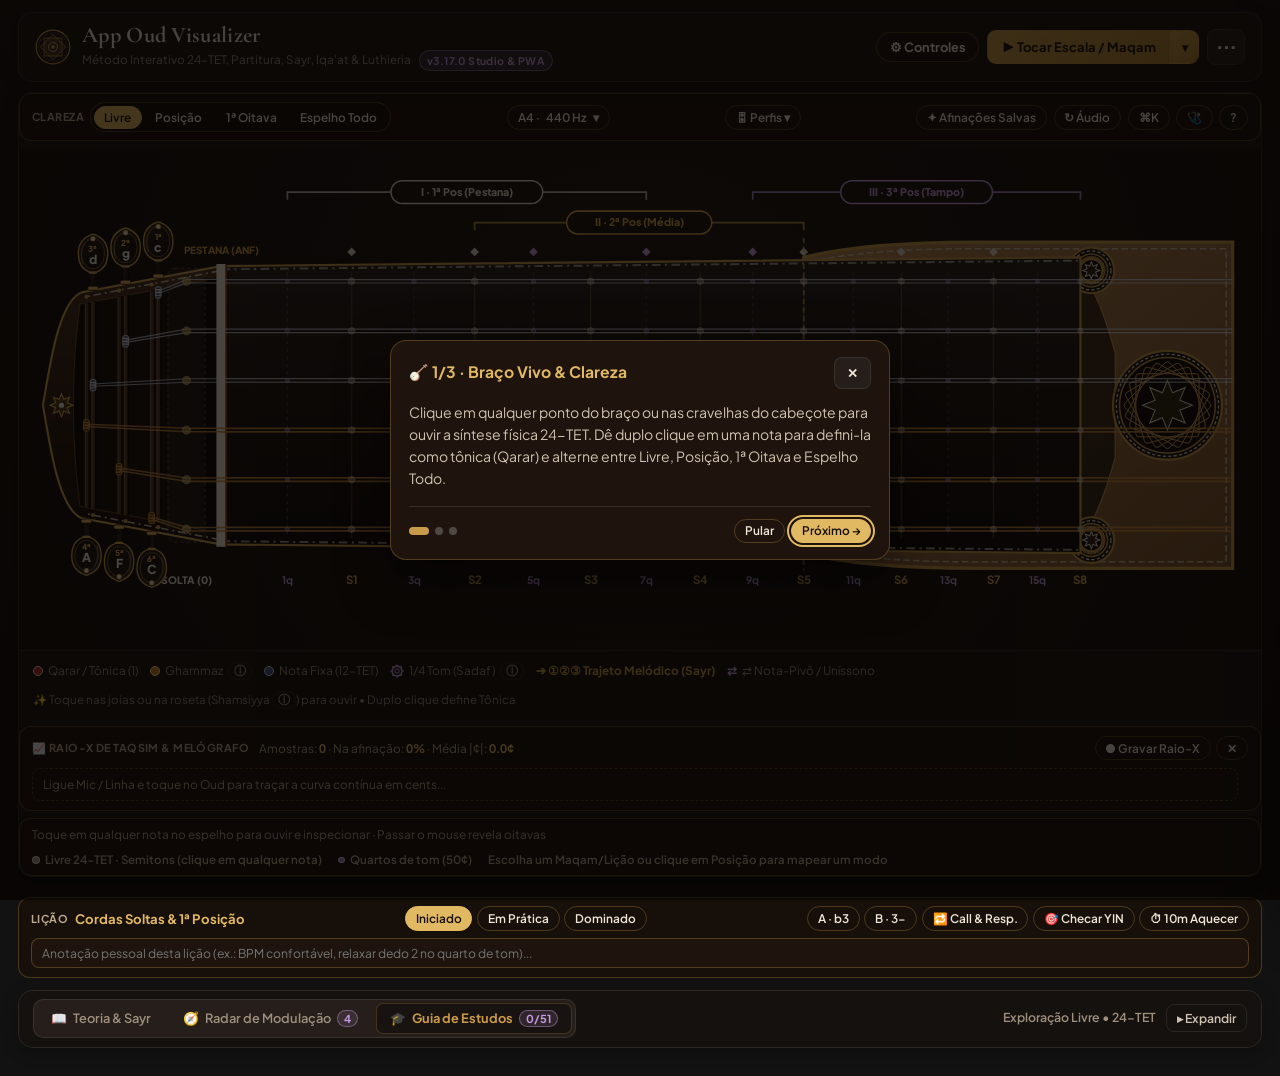
<file: index.html>
<!DOCTYPE html>
<html lang="pt-BR">
<head>
  <meta charset="UTF-8" />
  <meta name="viewport" content="width=device-width, initial-scale=1.0, viewport-fit=cover" />
  <title>App Oud Visualizer — v3.17.0 Studio & PWA</title>
  <meta name="description" content="Método interativo 24-TET para Oud: Guia de Estudos, Detector de Intonação Microtonal, Modo Linha/Interface, Afinador 6 Ordens, Maqamat, Ajnas, Pauta 24-TET, Sayr, Iqa'at e Luthieria." />
  <meta name="theme-color" content="#100d0b" />
  <meta name="mobile-web-app-capable" content="yes" />
  <meta name="apple-mobile-web-app-capable" content="yes" />
  <meta name="apple-mobile-web-app-status-bar-style" content="black-translucent" />
  <meta name="apple-mobile-web-app-title" content="Oud Visualizer" />
  <link rel="manifest" href="./manifest.json" />
  <link rel="icon" type="image/svg+xml" href="./assets/icon-oud.svg" />
  <link rel="apple-touch-icon" href="./assets/icon-oud.svg" />
  <link rel="preconnect" href="https://fonts.googleapis.com">
  <link rel="preconnect" href="https://fonts.gstatic.com" crossorigin>
  <link href="https://fonts.googleapis.com/css2?family=Cinzel+Decorative:wght@700&family=Cormorant+Garamond:ital,wght@0,600;0,700;1,600&family=Plus+Jakarta+Sans:wght@400;500;600;700&display=swap" rel="stylesheet">
  <link rel="stylesheet" href="./styles/main.css" />
  <link rel="stylesheet" href="./styles/string-atlas-addons.css" />
</head>
<body data-theme="dark" data-tradition="damascus" data-orientation="HORIZONTAL" data-zen="false" data-sidebar="expanded">

  <!-- Cabeçalho Ultralimpo: Marca + Cápsula de Áudio + Menu (⋯) -->
  <header class="studio-header">
    <div class="brand">
      <svg class="brand-rosette" viewBox="0 0 64 64" aria-hidden="true">
        <circle cx="32" cy="32" r="30" fill="#17120f" stroke="#c99a49" stroke-width="2"/>
        <circle cx="32" cy="32" r="25" fill="none" stroke="#c49be0" stroke-width="0.9" stroke-dasharray="2.5,2.5"/>
        <g stroke="#c99a49" stroke-width="1.2" fill="rgba(201, 154, 73, 0.14)">
          <rect x="16" y="16" width="32" height="32" />
          <rect x="16" y="16" width="32" height="32" transform="rotate(45 32 32)" />
        </g>
        <circle cx="32" cy="32" r="8" fill="none" stroke="#e2d9c8" stroke-width="1.2"/>
        <circle cx="32" cy="32" r="3" fill="#c99a49"/>
      </svg>
      <div class="brand-titles">
        <h1>App Oud Visualizer</h1>
        <div class="brand-subtitle">
          <span data-i18n="appSubtitle">Método Interativo 24-TET, Guia de Estudos, Afinador, Partitura & Luthieria</span>
          <span class="badge">v3.17.0 Studio & PWA</span>
        </div>
      </div>
    </div>

    <div class="header-actions">
      <!-- Cápsula de Áudio (Split Button: Tocar + Opções Secundárias) -->
      <div class="audio-split-capsule" id="audio-split-capsule">
        <button class="primary audio-split-main" id="btn-play-scale" type="button">▶ Tocar Escala / Maqam</button>
        <button class="primary audio-split-caret" id="btn-audio-menu" type="button" aria-haspopup="true" aria-expanded="false" aria-label="Mais opções de reprodução">▾</button>

        <div class="header-dropdown-popover audio-dropdown-popover" id="audio-dropdown" role="menu" aria-hidden="true">
          <button id="btn-play-taqsim" class="menu-item-btn" type="button" role="menuitem" data-i18n="btnPlayTaqsim">🎶 Ouvir Taqsim</button>
          <button id="btn-arp-chord" class="menu-item-btn" type="button" role="menuitem" style="display:none;" data-i18n="btnArp">🎵 Arpejar</button>
        </div>
      </div>

      <!-- Menu Unificado (⋯): Escuta/Afinador, Drone, Timbre, Glossário, Imersivo, Tema, Idioma, Compartilhar & App -->
      <div class="header-menu-shell" id="header-menu-shell">
        <button id="btn-header-menu" class="header-menu-btn" type="button" aria-haspopup="true" aria-expanded="false" aria-label="Menu do aplicativo" title="Opções, Escuta, Afinador, Drone, Timbre & Preferências">
          <span class="menu-dots-icon" aria-hidden="true">⋯</span>
          <span id="menu-drone-dot" class="menu-status-dot" style="display:none;" title="Drone ativo"></span>
          <span id="menu-mic-dot" class="menu-status-dot menu-mic-dot" style="display:none;" title="Microfone ativo"></span>
        </button>

        <div class="header-dropdown-popover header-menu-popover" id="header-menu-popover" role="menu" aria-hidden="true">
          <div class="menu-section-label" data-i18n="menuSecStudy">Áudio & Estudo</div>
          <button id="btn-open-live-tuner" class="menu-item-btn" type="button" role="menuitem" data-i18n="btnMenuLiveTuner">🎙 Escuta 24-TET & Afinador</button>
          <button id="btn-drone" class="menu-item-btn" type="button" role="menuitem">🔊 Drone: OFF</button>
          <button id="btn-timbre-profile" class="menu-item-btn" type="button" role="menuitem">🪕 Timbre: Sírio (Seco)</button>
          <button id="btn-open-glossary" class="menu-item-btn" type="button" role="menuitem" data-i18n="btnGlossary">📖 Glossário</button>

          <div class="menu-divider"></div>
          <div class="menu-section-label" data-i18n="menuSecPrefs">Preferências</div>
          <button id="btn-zen-mode" class="menu-item-btn desktop-only-btn" type="button" role="menuitem" title="Atalho: Tecla F">🪷 Imersivo (F)</button>
          <button id="btn-theme" class="menu-item-btn" type="button" role="menuitem">☀️ Claro</button>
          <button id="btn-lang" class="menu-item-btn" type="button" role="menuitem">🌐 PT | EN</button>

          <div class="menu-divider"></div>
          <div class="menu-section-label" data-i18n="menuSecApp">Aplicativo</div>
          <button id="btn-share" class="menu-item-btn" type="button" role="menuitem" data-i18n="btnShare">🔗 Compartilhar</button>
          <div id="header-menu-pwa-slot"></div>
        </div>
      </div>
    </div>
  </header>

  <!-- Barra Única de Comando + Popovers Flutuantes (Desktop) / Bottom Sheets (Mobile) -->
  <section class="command-bar-shell" aria-label="Controles do Instrumento">
    <nav class="unified-command-bar">
      <button type="button" class="cmd-trigger" data-panel="0" aria-expanded="false">
        <span class="cmd-trigger-text">
          <span class="cmd-kicker">🪕 <span data-i18n="cmdKickerMizan">Afinação & Qarar</span></span>
          <span class="cmd-val" id="cmd-val-0">Síria • C</span>
        </span>
        <span class="cmd-chevron" aria-hidden="true">▾</span>
      </button>

      <button type="button" class="cmd-trigger" data-panel="1" aria-expanded="false">
        <span class="cmd-trigger-text">
          <span class="cmd-kicker">☪ <span data-i18n="cmdKickerMode">Modalidade</span></span>
          <span class="cmd-val" id="cmd-val-1">Maqam Rast (C)</span>
        </span>
        <span class="cmd-chevron" aria-hidden="true">▾</span>
      </button>

      <button type="button" class="cmd-trigger" data-panel="2" aria-expanded="false">
        <span class="cmd-trigger-text">
          <span class="cmd-kicker">🖐 <span data-i18n="cmdKickerNeck">Espelho & Guias</span></span>
          <span class="cmd-val" id="cmd-val-2">Completo • Cifra</span>
        </span>
        <span class="cmd-chevron" aria-hidden="true">▾</span>
      </button>

      <button type="button" class="cmd-trigger" data-panel="3" aria-expanded="false">
        <span class="cmd-trigger-text">
          <span class="cmd-kicker">🥁 <span data-i18n="cmdKickerIqa">Ritmo (Iqa')</span></span>
          <span class="cmd-val" id="cmd-val-3">Maqsum • 96 BPM</span>
        </span>
        <span class="cmd-chevron" aria-hidden="true">▾</span>
      </button>
    </nav>

    <div id="popover-backdrop" class="popover-backdrop"></div>

    <!-- Popover 0: Mizan (Afinação, Qarar & Atalho Afinador 6 Ordens) -->
    <div class="cmd-popover popover-align-0" id="panel-0" data-panel-id="0" role="dialog" aria-hidden="true">
      <div class="popover-header">
        <div class="popover-title-wrap">
          <span class="arch-ornament">۞</span>
          <h3 data-i18n="card1Title">Mizan — Afinação & Qarar</h3>
        </div>
        <button type="button" class="popover-close-btn" aria-label="Fechar">✕</button>
      </div>
      <div class="popover-body">
        <div class="field-block">
          <label for="select-tuning">
            <span><span data-i18n="lblCourses">Ordens do Oud (6ª → 1ª)</span> <button type="button" class="term-help-btn" data-term="anf_bajak">ⓘ</button></span>
          </label>
          <select id="select-tuning"></select>
        </div>
        <div class="field-block">
          <label for="select-root">
            <span><span data-i18n="lblQarar">Qarar (Tônica)</span> <button type="button" class="term-help-btn" data-term="qarar">ⓘ</button></span>
            <a href="#" id="btn-trad-root" class="subtle-link" data-i18n="btnTradRoot">↺ Tradicional</a>
          </label>
          <select id="select-root"></select>
        </div>
        <div class="popover-ribbon">
          <span class="ribbon-label" data-i18n="lblPopoverTuner">Afinador & Escuta</span>
          <button type="button" id="btn-popover-open-tuner" class="plum-btn compact-btn" data-i18n="btnPopoverOpenTuner">🎙 Afinar 6 Ordens</button>
        </div>
      </div>
      <div class="popover-mobile-footer">
        <button type="button" class="primary btn-close-popover">✓ Concluir</button>
      </div>
    </div>

    <!-- Popover 1: Dairat al-Maqam (Modalidade, Sayr & Ajnas) -->
    <div class="cmd-popover cmd-popover-wide popover-align-1" id="panel-1" data-panel-id="1" role="dialog" aria-hidden="true">
      <div class="popover-header">
        <div class="popover-title-wrap">
          <span class="arch-ornament">☪</span>
          <h3>
            <span data-i18n="card2Title">Dairat al-Maqam — Modalidade, Sayr & Qafla</span>
            <button type="button" class="term-help-btn" data-term="maqam">ⓘ</button>
          </h3>
        </div>
        <button type="button" class="popover-close-btn" aria-label="Fechar">✕</button>
      </div>
      <div class="popover-body">
        <div class="dome-tabs">
          <button type="button" class="tab-btn active" data-mode="MAQAM"><span data-i18n="tabMaqamat">Maqamat</span></button>
          <button type="button" class="tab-btn" data-mode="JINS"><span data-i18n="tabAjnas">Ajnas</span></button>
          <button type="button" class="tab-btn" data-mode="SCALE"><span data-i18n="tabModes">Modos</span></button>
          <button type="button" class="tab-btn" data-mode="CHORD"><span data-i18n="tabChords">Acordes</span></button>
          <button type="button" class="tab-btn" data-mode="CADENCE"><span data-i18n="tabCadences">Cadências</span></button>
        </div>

        <div class="popover-row">
          <div class="entity-selector-box">
            <select id="select-entity"></select>
          </div>

          <div id="maqam-subcontrols" class="segmented-pills">
            <button type="button" id="btn-dir-asc" class="selected" data-i18n="btnAsc">↑ Subida</button>
            <button type="button" id="btn-dir-desc" data-i18n="btnDesc">↓ Descida</button>
            <button type="button" id="btn-toggle-sayr" class="selected" data-i18n="btnSayr">✨ Sayr</button>
            <button type="button" class="term-help-btn" data-term="sayr">ⓘ</button>
          </div>

          <div id="chord-subcontrols" class="segmented-pills" style="display:none;">
            <button type="button" id="btn-chord-voicing" class="selected" data-i18n="btnVoicing">1 Nota/Ordem</button>
            <button type="button" id="btn-chord-all" data-i18n="btnArpeggioAll">Arpejo Completo</button>
          </div>
        </div>

        <div id="sayr-phrase-bar" class="popover-ribbon">
          <span class="ribbon-label">
            <span data-i18n="lblTaqsimPhrase">Frase Taqsim</span> <button type="button" class="term-help-btn" data-term="taqsim">ⓘ</button>:
          </span>
          <div class="segmented-pills" id="sayr-phrases-pills">
            <button type="button" class="sayr-phrase-btn selected" data-phrase="0" data-i18n="phrase1">1. Istihlal</button>
            <button type="button" class="sayr-phrase-btn" data-phrase="1" data-i18n="phrase2">2. Ghammaz</button>
            <button type="button" class="sayr-phrase-btn" data-phrase="2" data-i18n="phrase3">3. Qafla</button>
          </div>
        </div>

        <div id="jins-filter-group" class="popover-ribbon">
          <span class="ribbon-label">
            <span data-i18n="lblTetrachords">Tetracordes (Ajnas)</span> <button type="button" class="term-help-btn" data-term="jins">ⓘ</button>:
          </span>
          <div class="segmented-pills">
            <button type="button" class="jins-filter selected" data-filter="ALL" data-i18n="filterAll">Completo</button>
            <button type="button" class="jins-filter" data-filter="LOWER" data-i18n="filterLower">1º Jins</button>
            <button type="button" class="jins-filter" data-filter="UPPER" data-i18n="filterUpper">2º Jins</button>
          </div>
        </div>
      </div>
      <div class="popover-mobile-footer">
        <button type="button" class="primary btn-close-popover">✓ Concluir</button>
      </div>
    </div>

    <!-- Popover 2: Espelho, Posições, Guias & Luthieria -->
    <div class="cmd-popover cmd-popover-wide popover-align-2" id="panel-2" data-panel-id="2" role="dialog" aria-hidden="true">
      <div class="popover-header">
        <div class="popover-title-wrap">
          <span class="arch-ornament">🖐</span>
          <h3 data-i18n="popoverNeckTitle">Espelho, Posições & Visualização</h3>
        </div>
        <button type="button" class="popover-close-btn" aria-label="Fechar">✕</button>
      </div>
      <div class="popover-body">
        <div class="popover-grid-2col">
          <div class="field-block">
            <label for="select-shape" data-i18n="lblMechMap">Mapeamento Mecânico (Posição)</label>
            <select id="select-shape">
              <option value="FULL_NECK" data-i18n="shapeFull">Espelho Completo (0q a 16q)</option>
              <option value="OPEN_FIRST_POS" data-i18n="shapeOpen">I • 1ª Posição Clássica (0q a 8q)</option>
              <option value="POS_SECOND" data-i18n="shapePos2">II • 2ª Posição Média (4q a 10q)</option>
              <option value="POS_THIRD_BODY" data-i18n="shapePos3">III • 3ª Posição / Tampo (8q a 16q)</option>
              <option value="CLOSED_BOX" data-i18n="shapeClosed">Shape Móvel Customizado (Sem Soltas)</option>
            </select>
          </div>

          <div class="field-block">
            <label for="select-label">
              <span><span data-i18n="lblInscription">Inscrição nas Joias</span> <button type="button" class="term-help-btn" data-term="arabic_degrees">ⓘ</button></span>
            </label>
            <select id="select-label">
              <option value="NOTE_NAME" data-i18n="labelNoteName">Cifra (C, Eb-, F#)</option>
              <option value="DEGREE" data-i18n="labelDegree">Grau (1, 3-, 5, b7)</option>
              <option value="FINGER" data-i18n="labelFinger">Dedos (0, 1, 2, 3, 4)</option>
              <option value="ARABIC" data-i18n="labelArabic">Nome Árabe (Rast...)</option>
            </select>
          </div>
        </div>

        <div id="box-slider-group" class="field-block slider-field" style="display:none;">
          <label for="slider-box">
            <span data-i18n="lblFinger1">Âncora do Dedo 1:</span>
            <strong id="label-box-pos" class="accent-val">S1 (q=2)</strong>
          </label>
          <input type="range" id="slider-box" min="1" max="10" step="1" value="2" />
        </div>

        <div class="field-block">
          <label for="select-tradition">
            <span>🏺 <span data-i18n="lblTradition">Escola de Luthieria</span> <button type="button" class="term-help-btn" data-term="sadaf_khatem">ⓘ</button></span>
          </label>
          <select id="select-tradition">
            <option value="damascus" data-i18n="traditionDamascus">Damasco (Nogueira & Madrepérola)</option>
            <option value="cairo" data-i18n="traditionCairo">Cairo / Bagdá (Cedro & Raqma)</option>
            <option value="istanbul" data-i18n="traditionIstanbul">Istambul (Abeto & Ébano)</option>
          </select>
        </div>

        <div class="popover-section-label" data-i18n="lblVisualLayers">Camadas & Ergonomia</div>
        <div class="segmented-pills wrap-pills">
          <button type="button" id="btn-toggle-staff" class="selected" data-i18n="btnToggleStaff">🎼 Partitura 24-TET</button>
          <button type="button" id="btn-pos-map" class="selected" data-i18n="btnPosMap">📐 Regiões & Pivôs</button>
          <button type="button" id="btn-guide-semi" class="selected" data-i18n="btnGuide12">Guias 12-TET</button>
          <button type="button" id="btn-guide-micro" class="selected" data-i18n="btnGuide24">Guias 1/4 Tom</button>
          <button type="button" id="btn-ghost-notes" class="selected" data-i18n="btnGhost">Ghost Notes</button>
          <button type="button" id="btn-toggle-pegbox" class="selected" data-i18n="btnTogglePegbox">🪕 Cabeçote (Banjak)</button>
          <button type="button" id="btn-orientation" class="desktop-only-btn">⇅ Modo: Horizontal</button>
          <button type="button" id="btn-hand">⇄ Destro</button>
          <button type="button" id="btn-toggle-sidebar">◧ Ocultar Teoria</button>
        </div>
      </div>
      <div class="popover-mobile-footer">
        <button type="button" class="primary btn-close-popover">✓ Concluir</button>
      </div>
    </div>

    <!-- Popover 3: Mizan al-Iqa' (Motor Rítmico) -->
    <div class="cmd-popover popover-align-3" id="panel-3" data-panel-id="3" role="dialog" aria-hidden="true">
      <div class="popover-header">
        <div class="popover-title-wrap">
          <span class="arch-ornament">🥁</span>
          <h3>
            <span data-i18n="card3Title">Mizan al-Iqa' — Ritmos</span>
            <button type="button" class="term-help-btn" data-term="iqa">ⓘ</button>
          </h3>
        </div>
        <button type="button" class="popover-close-btn" aria-label="Fechar">✕</button>
      </div>
      <div class="popover-body">
        <div class="field-block">
          <label for="select-iqa">
            <span data-i18n="lblRhythmCycle">Ciclo Rítmico (Darbuka & Riq)</span>
            <button type="button" class="term-help-btn" data-term="dum_tak">ⓘ Dum/Tak</button>
          </label>
          <select id="select-iqa"></select>
        </div>

        <div class="iqa-transport-row">
          <button type="button" id="btn-toggle-iqa" class="plum-btn" style="flex:1; justify-content:center;">▶ Iniciar Iqa'</button>
          <div class="bpm-box">
            <span class="bpm-readout">BPM: <strong id="label-bpm" class="accent-val">96</strong></span>
            <input type="range" id="slider-bpm" min="50" max="175" step="1" value="96" />
          </div>
        </div>

        <div class="iqa-beat-grid" id="iqa-beat-grid"></div>
      </div>
      <div class="popover-mobile-footer">
        <button type="button" class="primary btn-close-popover">✓ Concluir</button>
      </div>
    </div>
  </section>

  <!-- HUD Flutuante do Modo Imersivo (Zen Stage) -->
  <section id="zen-floating-hud" class="zen-floating-hud">
    <div class="zen-telemetry-group">
      <span aria-hidden="true">🪷</span>
      <span id="zen-badge-entity" class="zen-telemetry-badge">Maqam Rast (C)</span>
      <span id="zen-badge-tuning" class="zen-telemetry-badge zen-plum-badge">Síria C–c</span>
      <span id="zen-badge-iqa" class="zen-telemetry-badge">Maqsum • 96 BPM</span>
    </div>
    <div class="segmented-pills">
      <button type="button" id="btn-zen-play" class="primary">▶ Tocar</button>
      <button type="button" id="btn-zen-taqsim">🎶 Taqsim</button>
      <button type="button" id="btn-zen-drone">🔊 Drone</button>
      <button type="button" id="btn-zen-iqa">🥁 Iqa'</button>
      <button type="button" id="btn-zen-theme">☀️/🌙</button>
      <button type="button" id="btn-zen-exit" class="danger-ghost">✕ Sair Imersivo (Esc)</button>
    </div>
  </section>

  <!-- Barra de Cadência Modal (exibida apenas no modo Cadências / Qafla) -->
  <section class="cadence-bar" id="cadence-bar">
    <div class="cadence-header">
      <div class="cadence-header-title">
        <span>☪ <span data-i18n="cadenceBarTitle">Sequenciador de Cadência Modal (Qafla)</span> <button type="button" class="term-help-btn" data-term="qafla">ⓘ</button></span>
        <span class="cadence-hint" data-i18n="cadenceBarHint">Toque nos arcos abaixo para inspecionar cada acorde no espelho</span>
      </div>
      <div class="cadence-actions">
        <button type="button" id="btn-strum-step" class="ghost-btn" data-i18n="btnStrumStep">🔊 Rasguear Passo Atual</button>
        <button type="button" class="primary" id="btn-play-cadence-seq" data-i18n="btnPlayFullQafla">▶ Executar Qafla Completa</button>
      </div>
    </div>
    <div class="cadence-steps" id="cadence-steps-container"></div>
  </section>

  <!-- Palco Principal (100% Largura): Pauta + Escuta 24-TET + Espelho + Deck Horizontal -->
  <main class="studio-stage">
    <section class="neck-showcase">
      <!-- Barra Contextual Rápida (Mobile pauta + Definir Tônica quando uma nota é selecionada) -->
      <div id="stage-selection-ribbon" class="stage-selection-ribbon">
        <div class="ribbon-left">
          <button type="button" id="btn-inline-toggle-staff" class="ghost-btn compact-btn">🎼 Ocultar Pauta</button>
          <span id="selection-ribbon-status" class="selection-ribbon-status"></span>
        </div>
        <div class="ribbon-right">
          <button type="button" id="btn-dock-set-tonic" class="primary compact-btn" style="display:none;">🎯 Definir Tônica</button>
          <button type="button" id="btn-dock-clear-note" class="ghost-btn compact-btn" style="display:none;">✕</button>
        </div>
      </div>

      <!-- Pauta Interativa 24-TET -->
      <div id="staff-stage-box" class="staff-stage-box">
        <div class="staff-toolbar">
          <div class="staff-title-group">
            <strong class="staff-title" data-i18n="staffHeaderTitle">🎼 Pauta Interativa 24-TET (Clave de Sol 8vb — Padrão Oud)</strong>
            <span class="staff-subhint" data-i18n="staffHint">Clique em uma nota na pauta ou no espelho para inspecionar • Duplo clique define Tônica</span>
          </div>
          <div class="segmented-pills">
            <button type="button" id="btn-staff-mode-scale" class="selected" data-i18n="btnStaffScale">Escala / Voicing</button>
            <button type="button" id="btn-staff-mode-sayr" data-i18n="btnStaffSayr">Frase Taqsim (Sayr)</button>
            <button type="button" id="btn-set-root-from-selection" class="primary" style="display:none;">🎯 Definir Tônica</button>
            <button type="button" id="btn-clear-staff-filter" class="plum-btn" style="display:none;" data-i18n="btnClearStaffFilter">✕ Limpar Filtro</button>
            <button type="button" id="btn-hide-staff-inline">— Ocultar Pauta</button>
          </div>
        </div>
        <div class="staff-svg-wrap">
          <svg id="oud-staff" viewBox="0 0 1120 158"></svg>
        </div>
      </div>

      <!-- Barra de Caminho de 1 Oitava Ancorado -->
      <div id="octave-path-bar" class="octave-path-bar" style="display:none;">
        <div class="octave-bar-group">
          <strong id="octave-bar-label" class="octave-bar-title">📍 Caminho da Tônica</strong>
          <div class="segmented-pills">
            <button type="button" id="btn-oct-mode-all">🌐 Todas as Oitavas</button>
            <button type="button" id="btn-oct-mode-single" class="selected">🎯 Caminho 1 Oitava</button>
          </div>
        </div>
        <div class="octave-bar-group">
          <div class="segmented-pills">
            <button type="button" id="btn-oct-dir-asc" class="selected">↑ Ascendente (+8ª)</button>
            <button type="button" id="btn-oct-dir-desc">↓ Descendente (-8ª)</button>
          </div>
          <button type="button" id="btn-play-octave-path" class="plum-btn compact-btn">▶ Ouvir Caminho</button>
          <button type="button" id="btn-close-octave-bar" class="ghost-btn compact-btn">✕</button>
        </div>
      </div>

      <!-- Faixa Retrátil de Escuta 24-TET, Modo Linha (Interface) & Afinador 6 Ordens -->
      <div id="live-tuner-bar" class="live-tuner-bar" style="display:none;" aria-live="polite">
        <div class="tuner-top-row">
          <div class="tuner-title-cluster">
            <span id="tuner-status-pill" class="tuner-status-pill">● Microfone pausado</span>
            <div class="segmented-pills" role="group" aria-label="Modo do detector de afinação">
              <button type="button" class="tuner-mode-btn selected" data-tuner-mode="MAQAM_24TET" data-i18n="tunerModeMaqam">🎯 Maqam 24-TET</button>
              <button type="button" class="tuner-mode-btn" data-tuner-mode="CHROMATIC_24TET" data-i18n="tunerModeChromatic">📏 24-TET Puro</button>
              <button type="button" class="tuner-mode-btn" data-tuner-mode="TUNER" data-i18n="tunerModeCourses">🪕 Afinador 6 Ordens</button>
            </div>
          </div>
          <div class="segmented-pills">
            <button type="button" id="btn-tuner-mic-toggle" class="primary compact-btn">🎙 Ligar Microfone</button>
            <button type="button" id="btn-close-tuner-bar" class="ghost-btn compact-btn" aria-label="Fechar afinador">✕</button>
          </div>
        </div>

        <!-- Faixa de Roteamento de Entrada (Microfone vs. Interface em Linha + Canal + Gate + VU) -->
        <div id="tuner-input-row" class="tuner-input-row">
          <div class="tuner-input-controls">
            <div class="segmented-pills" role="group" aria-label="Perfil da entrada de áudio">
              <button type="button" class="tuner-profile-btn selected" data-input-profile="MIC">🎙 Mic</button>
              <button type="button" class="tuner-profile-btn" data-input-profile="LINE">🔌 Linha (DI)</button>
            </div>

            <select id="select-tuner-device" class="tuner-input-select" aria-label="Dispositivo de entrada de áudio">
              <option value="">Entrada Padrão do Sistema</option>
            </select>

            <div id="tuner-channel-group" class="segmented-pills" role="group" aria-label="Canal da interface de áudio">
              <button type="button" class="tuner-channel-btn selected" data-input-channel="AUTO">Auto</button>
              <button type="button" class="tuner-channel-btn" data-input-channel="CH1">Ch 1</button>
              <button type="button" class="tuner-channel-btn" data-input-channel="CH2">Ch 2</button>
            </div>

            <select id="select-tuner-gate" class="tuner-input-select tuner-gate-select" aria-label="Sensibilidade da entrada (Noise Gate)">
              <option value="0.004">Sens: Alta (Linha baixa)</option>
              <option value="0.008" selected>Sens: Média (Padrão)</option>
              <option value="0.018">Sens: Baixa (Ambiente)</option>
            </select>
          </div>

          <div class="tuner-vu-cluster" aria-label="Medidor de nível de entrada (VU)">
            <span class="tuner-vu-label">IN</span>
            <div class="tuner-vu-track">
              <div class="tuner-vu-fill" id="tuner-vu-fill"></div>
              <div class="tuner-vu-gate-mark" id="tuner-vu-gate-mark" title="Limiar do Noise Gate"></div>
            </div>
            <span class="tuner-vu-db" id="tuner-vu-db">-∞ dB</span>
            <span class="tuner-clip-badge" id="tuner-clip-badge" aria-hidden="true">CLIP</span>
          </div>
        </div>

        <div class="tuner-meter-row">
          <div class="tuner-pitch-readout">
            <span id="tuner-note-main" class="tuner-note-main">—</span>
            <div class="tuner-note-meta">
              <span id="tuner-note-sub" class="tuner-note-sub">Toque uma nota no Oud</span>
              <span id="tuner-direction-hint" class="tuner-direction-hint">Aguardando sinal...</span>
            </div>
          </div>

          <div class="tuner-meter-shell" aria-label="Medidor de desvio em cents">
            <div class="tuner-meter-scale">
              <span>-50¢</span>
              <span>-25¢</span>
              <span class="tuner-zero-mark">0¢</span>
              <span>+25¢</span>
              <span>+50¢</span>
            </div>
            <div class="tuner-meter-track" id="tuner-meter-track">
              <div class="tuner-sweet-spot"></div>
              <div class="tuner-center-tick"></div>
              <div class="tuner-meter-needle" id="tuner-meter-needle"></div>
            </div>
          </div>

          <div class="tuner-cents-box">
            <strong id="tuner-cents-readout" class="tuner-cents-readout">0¢</strong>
            <span id="tuner-hz-readout" class="tuner-hz-readout">— Hz</span>
          </div>
        </div>

        <!-- Seletor das 6 Ordens (exibido apenas no modo Afinador 6 Ordens) -->
        <div id="tuner-courses-strip" class="tuner-courses-strip" style="display:none;">
          <div id="tuner-courses-list" class="tuner-courses-list"></div>
          <button type="button" id="btn-tuner-ref-tone" class="plum-btn compact-btn" data-i18n="btnTunerRefTone">🔊 Ouvir Referência</button>
        </div>

        <div id="tuner-feedback-msg" class="tuner-feedback-msg"></div>
      </div>

      <!-- Espelho do Oud (SVG) -->
      <div class="svg-stage-container">
        <svg id="oud-neck" viewBox="0 0 1120 430"></svg>
      </div>

      <!-- Legenda Contida -->
      <div class="inlay-dock-bottom">
        <div class="legend">
          <span class="legend-item"><span class="dot dot-root"></span> <span data-i18n="legRoot">Qarar / Tônica (1)</span></span>
          <span class="legend-item">
            <span class="dot dot-ghammaz"></span> <span data-i18n="legGhammaz">Ghammaz</span>
            <button type="button" class="term-help-btn" data-term="ghammaz">ⓘ</button>
          </span>
          <span class="legend-item"><span class="dot dot-fixed"></span> <span data-i18n="legFixed">Nota Fixa (12-TET)</span></span>
          <span class="legend-item">
            <span class="star-icon">۞</span> <span data-i18n="legMicro">1/4 Tom</span>
            <button type="button" class="term-help-btn" data-term="sikah_interval">ⓘ</button>
          </span>
          <span class="legend-item"><span class="legend-sayr" data-i18n="legSayr">➔ ①②③ Trajeto (Sayr)</span></span>
          <span class="legend-item" id="legend-pivot-item"><span class="legend-pivot">⇄</span> <span data-i18n="legPivot">Nota-Pivô / Uníssono</span></span>
        </div>
        <span class="touch-hint">
          <span data-i18n="touchHintPrefix">Toque nas joias ou na roseta (Shamsiyya</span> <button type="button" class="term-help-btn" data-term="shamsiyya">ⓘ</button><span data-i18n="touchHintSuffix">) • Duplo clique define Tônica</span>
        </span>
      </div>
    </section>

    <!-- Deck Horizontal Único (Teoria & Sayr | Radar de Modulação | Guia de Estudos) -->
    <section class="studio-deck info-panel" id="studio-deck" aria-label="Teoria Modal, Modulação e Guia de Estudos">
      <div class="deck-header">
        <div class="deck-tabs" role="tablist">
          <button type="button" class="deck-tab-btn active" id="tab-deck-theory" data-deck-tab="theory" role="tab" aria-selected="true">
            <span>📖</span>
            <span data-i18n="deckTabTheory">Teoria & Sayr</span>
          </button>
          <button type="button" class="deck-tab-btn" id="tab-deck-modulation" data-deck-tab="modulation" role="tab" aria-selected="false">
            <span>🧭</span>
            <span data-i18n="deckTabModulation">Radar de Modulação</span>
            <span class="deck-tab-count" id="deck-mod-count">4</span>
          </button>
          <button type="button" class="deck-tab-btn" id="tab-deck-study" data-deck-tab="study" role="tab" aria-selected="false">
            <span>🎓</span>
            <span data-i18n="deckTabStudy">Guia de Estudos</span>
            <span class="deck-tab-count" id="deck-study-count">0/12</span>
          </button>
        </div>

        <div class="deck-header-right">
          <span class="deck-mini-status" id="deck-mini-status">Maqam Rast • C</span>
          <button type="button" id="btn-deck-collapse" class="ghost-btn compact-btn" aria-expanded="true">▾ Recolher</button>
        </div>
      </div>

      <div class="deck-body" id="deck-body">
        <!-- Aba 1: Teoria & Sayr -->
        <div class="deck-pane active-pane" id="deck-pane-theory" data-deck-pane="theory" role="tabpanel">
          <div class="deck-theory-grid">
            <div class="deck-theory-main">
              <h2 id="info-title">Maqam Rast</h2>
              <p id="info-desc" class="info-description"></p>
              <div id="sayr-detail-box" class="bridge-box sayr-highlight-box" style="display:none;"></div>
              <div id="bridge-container"></div>
            </div>
            <div class="deck-theory-meta">
              <div class="info-meta" id="info-pills"></div>
            </div>
          </div>
        </div>

        <!-- Aba 2: Radar de Modulação & Ajnas -->
        <div class="deck-pane" id="deck-pane-modulation" data-deck-pane="modulation" role="tabpanel">
          <div class="deck-mod-top">
            <div class="deck-mod-heading">
              <h2 class="info-subhead" data-i18n="symmetryCardTitle">🧭 Radar de Modulação & Ajnas (Intiqal)</h2>
              <p id="tuning-desc" class="tuning-description"></p>
            </div>
            <div id="mod-origin-slot" class="mod-origin-slot"></div>
          </div>
          <div id="tuning-intervals-list" class="mod-routes-grid"></div>
        </div>

        <!-- Aba 3: Guia de Estudos Progressivo (v3.0) -->
        <div class="deck-pane" id="deck-pane-study" data-deck-pane="study" role="tabpanel"></div>
      </div>
    </section>
  </main>

  <!-- Gaveta do Glossário (Al-Mu'jam al-Musiqi) -->
  <div id="glossary-backdrop" class="glossary-backdrop"></div>
  <aside id="glossary-drawer" class="glossary-drawer" aria-hidden="true">
    <div class="glossary-header">
      <div>
        <span class="glossary-kicker">Al-Mu'jam al-Musiqi</span>
        <h2 data-i18n="glossaryTitle">Glossário Modal & Luthieria</h2>
      </div>
      <button type="button" id="btn-close-glossary" class="ghost-btn" data-i18n="btnCloseGlossary">✕ Fechar</button>
    </div>

    <div class="glossary-search-box">
      <input type="search" id="glossary-search-input" placeholder="Buscar termo (ex: Qarar, Ghammaz, Sayr, Qafla, Risha...)" autocomplete="off" />
      <div class="glossary-categories" id="glossary-categories">
        <button type="button" class="gloss-cat-btn selected" data-cat="ALL" data-i18n="catAll">Todos</button>
        <button type="button" class="gloss-cat-btn" data-cat="Teoria Modal" data-i18n="catModal">Teoria Modal</button>
        <button type="button" class="gloss-cat-btn" data-cat="Fraseado & Forma" data-i18n="catPhrasing">Fraseado</button>
        <button type="button" class="gloss-cat-btn" data-cat="Ritmo (Iqa'at)" data-i18n="catRhythm">Ritmos</button>
        <button type="button" class="gloss-cat-btn" data-cat="Anatomia & Luthieria" data-i18n="catLuthierie">Luthieria</button>
        <button type="button" class="gloss-cat-btn" data-cat="Graus Históricos" data-i18n="catDegrees">Notas</button>
      </div>
    </div>

    <div class="glossary-list" id="glossary-list"></div>
  </aside>

  <!-- Barra de Transporte Inferior Fixa (Mobile) -->
  <nav id="mobile-thumb-dock" class="mobile-thumb-dock" aria-label="Transporte rápido">
    <button type="button" id="btn-mob-play" class="primary">▶ Tocar</button>
    <button type="button" id="btn-mob-taqsim" class="ghost-btn">🎶 Taqsim</button>
    <button type="button" id="btn-mob-mic" class="ghost-btn">🎙 Mic: OFF</button>
    <button type="button" id="btn-mob-theory" class="ghost-btn">📖 Estudo</button>
  </nav>

  <!-- Lupa Flutuante de Precisão Microtonal (Mobile) -->
  <div id="touch-loupe-badge" class="touch-loupe-badge" role="status" aria-live="polite"></div>

  <script type="module" src="./js/main.js"></script>
</body>
</html>
</file>
<file: styles/main.css>
/* ==========================================================================
   App Oud Visualizer — v3.1 Design System
   Cabeçalho Ultralimpo + Barra Única + Faixa de Escuta 24-TET & Afinador
   Deck Horizontal 3 Abas (Teoria | Modulação | Guia de Estudos)
   Contenção Cromática (Ébano/Pergaminho, Latão & Ameixa — Zero Ciano).
   ========================================================================== */

:root,
html[data-theme="dark"],
body[data-theme="dark"] {
  --bg-deep: #100d0b;
  --bg-page-grad: linear-gradient(180deg, #120f0c 0%, #0b0907 100%);
  --bg-surface: #181310;
  --bg-elevated: #201a16;
  --bg-popover: #1d1714;
  --bg-input: #251e1a;
  --bg-hover: #2d2520;
  --bg-stage: radial-gradient(circle at 50% 42%, #1d1713 0%, #0e0b09 92%);
  --bg-dock: #15110e;

  --text-main: #efe6d8;
  --text-secondary: #cfc2b2;
  --text-muted: #9e8f7e;

  --accent: #c99a49;
  --accent-bright: #e2b963;
  --accent-strong: #b08030;
  --accent-soft: rgba(201, 154, 73, 0.14);
  --accent-text: #16100a;

  --plum: #c49be0;
  --plum-strong: #8755ab;
  --plum-soft: rgba(196, 155, 224, 0.13);
  --plum-border: rgba(196, 155, 224, 0.42);

  --pearl: #e2d9c8;
  --danger: #e06c6c;
  --danger-soft: rgba(224, 108, 108, 0.14);

  --border-subtle: rgba(226, 217, 200, 0.10);
  --border-warm: rgba(201, 154, 73, 0.24);
  --border-strong: rgba(201, 154, 73, 0.45);

  --shadow-soft: 0 4px 16px rgba(0, 0, 0, 0.28);
  --shadow-popover: 0 18px 44px rgba(0, 0, 0, 0.58);

  --root-color: #b92b2b;
  --ghammaz-color: #c6831c;
  --fixed-color: #3b5984;
  --micro-color: #8b4db8;
}

/* Tema Claro (Nahar — Pergaminho Iluminado & Ameixa) */
html[data-theme="light"],
body[data-theme="light"] {
  --bg-deep: #f4eee4;
  --bg-page-grad: linear-gradient(180deg, #f6f0e6 0%, #ebe1d1 100%);
  --bg-surface: #fcfaf6;
  --bg-elevated: #f5efe4;
  --bg-popover: #fffdf9;
  --bg-input: #f1e9dc;
  --bg-hover: #e8decb;
  --bg-stage: radial-gradient(circle at 50% 42%, #fffdf9 0%, #eae0ce 92%);
  --bg-dock: #f3ece0;

  --text-main: #261b12;
  --text-secondary: #4a392a;
  --text-muted: #705d4a;

  --accent: #8f5e1c;
  --accent-bright: #9a6515;
  --accent-strong: #714812;
  --accent-soft: rgba(143, 94, 28, 0.12);
  --accent-text: #ffffff;

  --plum: #6b3f8c;
  --plum-strong: #532e70;
  --plum-soft: rgba(107, 63, 140, 0.10);
  --plum-border: rgba(107, 63, 140, 0.36);

  --pearl: #5c4e3c;
  --danger: #b92b2b;
  --danger-soft: rgba(185, 43, 43, 0.10);

  --border-subtle: rgba(74, 57, 42, 0.12);
  --border-warm: rgba(143, 94, 28, 0.25);
  --border-strong: rgba(143, 94, 28, 0.48);

  --shadow-soft: 0 4px 14px rgba(58, 38, 18, 0.08);
  --shadow-popover: 0 16px 38px rgba(45, 29, 12, 0.16);
}

/* Nuances sutis por escola de luthieria */
body[data-tradition="cairo"][data-theme="dark"] {
  --accent: #d49b42;
}
body[data-tradition="istanbul"][data-theme="dark"] {
  --bg-deep: #100e11;
  --bg-surface: #171418;
  --bg-popover: #1c181d;
}
body[data-tradition="istanbul"][data-theme="light"] {
  --bg-deep: #f2f1f4;
  --bg-page-grad: linear-gradient(180deg, #f6f5f8 0%, #e9e6ee 100%);
  --bg-surface: #fdfcfd;
}

/* Reset & Base */
*,
*::before,
*::after {
  box-sizing: border-box;
}

html,
body {
  margin: 0;
  padding: 0;
  min-height: 100%;
  background: var(--bg-page-grad);
  background-attachment: fixed;
  color: var(--text-main);
  font-family: "Plus Jakarta Sans", -apple-system, BlinkMacSystemFont, "Segoe UI", sans-serif;
  -webkit-font-smoothing: antialiased;
  line-height: 1.45;
}

body {
  padding: 12px 18px 28px;
  max-width: 1520px;
  margin: 0 auto;
}

/* ==========================================================================
   Botões, Selects & Controles Contidos
   ========================================================================== */
button,
select,
input {
  font-family: inherit;
  color: inherit;
}

button {
  display: inline-flex;
  align-items: center;
  justify-content: center;
  gap: 6px;
  background: var(--bg-input);
  color: var(--text-main);
  border: 1px solid var(--border-subtle);
  border-radius: 8px;
  padding: 7px 12px;
  font-size: 0.81rem;
  font-weight: 600;
  cursor: pointer;
  transition: background 0.16s ease, border-color 0.16s ease, color 0.16s ease, transform 0.1s ease;
  white-space: nowrap;
}

button:hover {
  background: var(--bg-hover);
  border-color: var(--border-warm);
}

button:active {
  transform: translateY(1px);
}

button.primary {
  background: linear-gradient(135deg, var(--accent), var(--accent-strong));
  color: var(--accent-text);
  border-color: transparent;
  font-weight: 700;
}

button.primary:hover {
  filter: brightness(1.07);
  border-color: transparent;
}

button.ghost-btn {
  background: transparent;
  border-color: var(--border-subtle);
  color: var(--text-secondary);
}

button.ghost-btn:hover {
  background: var(--bg-input);
  color: var(--text-main);
  border-color: var(--border-warm);
}

button.plum-btn {
  background: var(--plum-soft);
  color: var(--plum);
  border-color: var(--plum-border);
}

button.plum-btn:hover {
  background: rgba(196, 155, 224, 0.22);
  border-color: var(--plum);
}

button.danger-ghost {
  background: transparent;
  border-color: rgba(224, 108, 108, 0.35);
  color: var(--danger);
}

button.danger-ghost:hover {
  background: var(--danger-soft);
  border-color: var(--danger);
}

button.selected,
button.active-toggle {
  background: var(--accent-soft);
  color: var(--accent);
  border-color: var(--border-strong);
}

button.compact-btn {
  padding: 5px 10px;
  font-size: 0.76rem;
}

select {
  width: 100%;
  background: var(--bg-input);
  color: var(--text-main);
  border: 1px solid var(--border-subtle);
  border-radius: 8px;
  padding: 8px 10px;
  font-size: 0.84rem;
  font-weight: 500;
  cursor: pointer;
  outline: none;
  transition: border-color 0.16s ease, background 0.16s ease;
}

select:hover,
select:focus {
  border-color: var(--border-strong);
  background: var(--bg-hover);
}

input[type="range"] {
  accent-color: var(--accent);
  cursor: pointer;
}

.term-help-btn {
  padding: 1px 5px;
  font-size: 0.72rem;
  border-radius: 999px;
  background: transparent;
  border: 1px solid var(--border-subtle);
  color: var(--text-muted);
  min-width: 18px;
  height: 18px;
}

.term-help-btn:hover {
  color: var(--plum);
  border-color: var(--plum-border);
  background: var(--plum-soft);
}

.subtle-link {
  color: var(--plum);
  text-decoration: none;
  font-size: 0.76rem;
  font-weight: 600;
}

.subtle-link:hover {
  text-decoration: underline;
}

.accent-val {
  color: var(--accent);
}

/* ==========================================================================
   1. Cabeçalho Ultralimpo (Marca + Cápsula de Áudio + Menu ⋯)
   ========================================================================== */
.studio-header {
  position: relative;
  z-index: 60;
  display: flex;
  align-items: center;
  justify-content: space-between;
  gap: 14px;
  padding: 10px 16px;
  background: var(--bg-surface);
  border: 1px solid var(--border-subtle);
  border-radius: 14px;
  box-shadow: var(--shadow-soft);
  margin-bottom: 10px;
}

.brand {
  display: flex;
  align-items: center;
  gap: 11px;
  min-width: 0;
}

.brand-rosette {
  width: 36px;
  height: 36px;
  flex-shrink: 0;
}

.brand-titles {
  min-width: 0;
}

.brand-titles h1 {
  margin: 0;
  font-family: "Cormorant Garamond", Georgia, serif;
  font-size: 1.4rem;
  font-weight: 700;
  letter-spacing: 0.3px;
  color: var(--text-main);
  line-height: 1.1;
}

.brand-subtitle {
  display: flex;
  align-items: center;
  gap: 8px;
  font-size: 0.73rem;
  color: var(--text-muted);
  margin-top: 2px;
  flex-wrap: wrap;
}

.badge {
  font-size: 0.66rem;
  font-weight: 700;
  letter-spacing: 0.4px;
  padding: 2px 7px;
  border-radius: 999px;
  background: var(--plum-soft);
  color: var(--plum);
  border: 1px solid var(--plum-border);
}

.header-actions {
  display: flex;
  align-items: center;
  gap: 8px;
  flex-shrink: 0;
}

/* Cápsula de Áudio (Split Button) */
.audio-split-capsule {
  position: relative;
  display: inline-flex;
  align-items: stretch;
}

.audio-split-main {
  border-radius: 9px 0 0 9px;
  padding: 8px 14px;
}

.audio-split-capsule.is-single-action .audio-split-main {
  border-radius: 9px;
}

.audio-split-caret {
  border-radius: 0 9px 9px 0;
  padding: 8px 10px;
  border-left: 1px solid rgba(0, 0, 0, 0.22);
  font-size: 0.78rem;
}

/* Botão Menu (⋯) */
.header-menu-shell {
  position: relative;
}

.header-menu-btn {
  position: relative;
  width: 38px;
  height: 36px;
  padding: 0;
  border-radius: 9px;
  background: var(--bg-input);
  border: 1px solid var(--border-subtle);
  color: var(--text-main);
}

.header-menu-btn:hover,
.header-menu-btn.active-menu-btn {
  background: var(--bg-hover);
  border-color: var(--border-strong);
  color: var(--accent);
}

.menu-dots-icon {
  font-size: 1.25rem;
  line-height: 1;
  letter-spacing: 1px;
  transform: translateY(-1px);
}

.menu-status-dot {
  position: absolute;
  top: 5px;
  right: 5px;
  width: 7px;
  height: 7px;
  border-radius: 50%;
  background: var(--plum);
  box-shadow: 0 0 0 2px var(--bg-surface);
}

/* Ponto pulsante para Microfone Ativo (canto inferior direito do botão ⋯) */
.menu-status-dot.menu-mic-dot {
  top: auto;
  bottom: 4px;
  right: 5px;
  background: var(--accent-bright);
  animation: micPulse 1.6s ease-in-out infinite;
}

@keyframes micPulse {
  0%, 100% { transform: scale(1); opacity: 1; }
  50% { transform: scale(1.32); opacity: 0.65; }
}

/* Popovers Flutuantes do Cabeçalho (Áudio & Menu ⋯) */
.header-dropdown-popover {
  display: none;
  position: absolute;
  top: calc(100% + 8px);
  right: 0;
  min-width: 232px;
  padding: 6px;
  background: var(--bg-popover);
  border: 1px solid var(--border-warm);
  border-radius: 12px;
  box-shadow: var(--shadow-popover);
  z-index: 75;
  flex-direction: column;
  gap: 2px;
}

.header-dropdown-popover.open {
  display: flex;
  animation: popoverFadeIn 0.14s ease-out;
}

.audio-dropdown-popover {
  min-width: 196px;
}

.menu-section-label {
  padding: 6px 10px 4px;
  font-size: 0.67rem;
  font-weight: 700;
  text-transform: uppercase;
  letter-spacing: 0.6px;
  color: var(--text-muted);
}

.menu-divider {
  height: 1px;
  background: var(--border-subtle);
  margin: 5px 4px;
}

.menu-item-btn {
  width: 100%;
  justify-content: flex-start;
  padding: 8px 10px;
  border-radius: 7px;
  background: transparent;
  border: 1px solid transparent;
  color: var(--text-main);
  font-size: 0.81rem;
  font-weight: 600;
  text-align: left;
}

.menu-item-btn:hover {
  background: var(--bg-input);
  border-color: var(--border-subtle);
}

.menu-item-btn.active-toggle,
.menu-item-btn.selected {
  background: var(--plum-soft);
  color: var(--plum);
  border-color: var(--plum-border);
}

#header-menu-pwa-slot:empty {
  display: none;
}

/* ==========================================================================
   2. Barra Única de Comando & Popovers (Desktop) / Bottom Sheets (Mobile)
   ========================================================================== */
.command-bar-shell {
  position: relative;
  margin-bottom: 12px;
  z-index: 40;
}

.unified-command-bar {
  display: grid;
  grid-template-columns: repeat(4, minmax(0, 1fr));
  gap: 8px;
  padding: 6px;
  background: var(--bg-surface);
  border: 1px solid var(--border-subtle);
  border-radius: 13px;
  box-shadow: var(--shadow-soft);
}

.cmd-trigger {
  display: flex;
  align-items: center;
  justify-content: space-between;
  gap: 10px;
  width: 100%;
  padding: 8px 13px;
  background: transparent;
  border: 1px solid transparent;
  border-radius: 9px;
  text-align: left;
  transition: background 0.16s ease, border-color 0.16s ease;
}

.cmd-trigger:hover {
  background: var(--bg-input);
  border-color: var(--border-subtle);
}

.cmd-trigger.active-trigger {
  background: var(--bg-elevated);
  border-color: var(--border-strong);
}

.cmd-trigger-text {
  display: flex;
  flex-direction: column;
  gap: 2px;
  min-width: 0;
}

.cmd-kicker {
  font-size: 0.68rem;
  font-weight: 700;
  text-transform: uppercase;
  letter-spacing: 0.5px;
  color: var(--text-muted);
}

.cmd-val {
  font-size: 0.84rem;
  font-weight: 700;
  color: var(--text-main);
  overflow: hidden;
  text-overflow: ellipsis;
  white-space: nowrap;
}

.cmd-trigger.active-trigger .cmd-val {
  color: var(--accent);
}

.cmd-chevron {
  font-size: 0.8rem;
  color: var(--text-muted);
  transition: transform 0.18s ease;
  flex-shrink: 0;
}

.cmd-trigger.active-trigger .cmd-chevron {
  transform: rotate(180deg);
  color: var(--accent);
}

.popover-backdrop {
  display: none;
  position: fixed;
  inset: 0;
  background: rgba(0, 0, 0, 0.24);
  z-index: 45;
}

.popover-backdrop.open {
  display: block;
}

.cmd-popover {
  display: none;
  position: absolute;
  top: calc(100% + 8px);
  width: 390px;
  max-width: calc(100vw - 36px);
  background: var(--bg-popover);
  border: 1px solid var(--border-warm);
  border-radius: 14px;
  box-shadow: var(--shadow-popover);
  z-index: 50;
  overflow: hidden;
}

.cmd-popover.cmd-popover-wide {
  width: 560px;
}

.cmd-popover.open {
  display: flex;
  flex-direction: column;
  animation: popoverFadeIn 0.16s ease-out;
}

.popover-align-0 { left: 0; }
.popover-align-1 { left: 16%; }
.popover-align-2 { right: 16%; }
.popover-align-3 { right: 0; }

@keyframes popoverFadeIn {
  from { opacity: 0; transform: translateY(-6px); }
  to { opacity: 1; transform: translateY(0); }
}

.popover-header {
  display: flex;
  align-items: center;
  justify-content: space-between;
  gap: 10px;
  padding: 12px 16px;
  border-bottom: 1px solid var(--border-subtle);
  background: var(--bg-surface);
}

.popover-title-wrap {
  display: flex;
  align-items: center;
  gap: 8px;
}

.arch-ornament {
  color: var(--accent);
  font-size: 0.95rem;
}

.popover-header h3 {
  margin: 0;
  font-size: 0.92rem;
  font-weight: 700;
  color: var(--text-main);
  display: flex;
  align-items: center;
  gap: 6px;
}

.popover-close-btn {
  padding: 4px 8px;
  font-size: 0.78rem;
  background: transparent;
  border-color: transparent;
  color: var(--text-muted);
}

.popover-close-btn:hover {
  color: var(--text-main);
  background: var(--bg-input);
}

.popover-body {
  padding: 14px 16px 16px;
  display: flex;
  flex-direction: column;
  gap: 12px;
}

.popover-mobile-footer {
  display: none;
  padding: 10px 16px 14px;
  border-top: 1px solid var(--border-subtle);
  background: var(--bg-surface);
}

.popover-mobile-footer button {
  width: 100%;
  padding: 10px;
}

.field-block {
  display: flex;
  flex-direction: column;
  gap: 6px;
}

.field-block label {
  display: flex;
  align-items: center;
  justify-content: space-between;
  gap: 8px;
  font-size: 0.76rem;
  font-weight: 600;
  color: var(--text-muted);
}

.popover-grid-2col {
  display: grid;
  grid-template-columns: repeat(2, minmax(0, 1fr));
  gap: 10px;
}

.popover-row {
  display: flex;
  align-items: center;
  gap: 10px;
  flex-wrap: wrap;
}

.entity-selector-box {
  flex: 1 1 220px;
}

.popover-ribbon {
  display: flex;
  align-items: center;
  justify-content: space-between;
  gap: 10px;
  flex-wrap: wrap;
  padding-top: 8px;
  border-top: 1px solid var(--border-subtle);
}

.ribbon-label,
.popover-section-label {
  font-size: 0.74rem;
  font-weight: 700;
  color: var(--text-muted);
  text-transform: uppercase;
  letter-spacing: 0.4px;
}

.dome-tabs {
  display: grid;
  grid-template-columns: repeat(5, minmax(0, 1fr));
  gap: 4px;
  padding: 4px;
  background: var(--bg-input);
  border-radius: 10px;
  border: 1px solid var(--border-subtle);
}

.tab-btn {
  padding: 6px 8px;
  font-size: 0.76rem;
  background: transparent;
  border-color: transparent;
  color: var(--text-muted);
  border-radius: 7px;
}

.tab-btn:hover {
  color: var(--text-main);
  background: var(--bg-hover);
}

.tab-btn.active {
  background: var(--bg-surface);
  color: var(--accent);
  border-color: var(--border-warm);
  font-weight: 700;
}

.segmented-pills {
  display: flex;
  align-items: center;
  gap: 5px;
  flex-wrap: wrap;
}

.segmented-pills button {
  padding: 5px 10px;
  font-size: 0.76rem;
}

.wrap-pills {
  gap: 6px;
}

/* Motor Rítmico (Iqa') dentro do Popover 3 */
.iqa-transport-row {
  display: flex;
  align-items: center;
  gap: 12px;
  flex-wrap: wrap;
}

.bpm-box {
  display: flex;
  flex-direction: column;
  gap: 4px;
  flex: 1;
  min-width: 120px;
}

.bpm-readout {
  font-size: 0.74rem;
  color: var(--text-muted);
}

.iqa-beat-grid {
  display: grid;
  grid-template-columns: repeat(auto-fit, minmax(30px, 1fr));
  gap: 5px;
}

.iqa-beat-cell {
  text-align: center;
  padding: 7px 4px;
  border-radius: 7px;
  font-size: 0.78rem;
  font-weight: 700;
  background: var(--bg-input);
  border: 1px solid var(--border-subtle);
  color: var(--text-muted);
  transition: transform 0.08s ease, background 0.1s ease;
}

.iqa-beat-cell.stroke-dum {
  color: var(--accent);
  border-color: var(--border-warm);
}

.iqa-beat-cell.stroke-tak {
  color: var(--plum);
  border-color: var(--plum-border);
}

.iqa-beat-cell.stroke-kah {
  color: var(--text-secondary);
}

.iqa-beat-cell.active-beat {
  background: var(--plum-strong);
  color: #ffffff;
  border-color: var(--plum);
  transform: scale(1.06);
}

/* ==========================================================================
   3. Modo Imersivo (Zen Stage)
   ========================================================================== */
.zen-floating-hud {
  display: none;
  align-items: center;
  justify-content: space-between;
  gap: 12px;
  flex-wrap: wrap;
  padding: 9px 14px;
  background: var(--bg-surface);
  border: 1px solid var(--border-warm);
  border-radius: 12px;
  margin-bottom: 12px;
  box-shadow: var(--shadow-soft);
}

.zen-telemetry-group {
  display: flex;
  align-items: center;
  gap: 8px;
  flex-wrap: wrap;
}

.zen-telemetry-badge {
  font-size: 0.78rem;
  font-weight: 700;
  padding: 4px 10px;
  border-radius: 999px;
  background: var(--bg-input);
  border: 1px solid var(--border-subtle);
  color: var(--text-main);
}

.zen-plum-badge {
  color: var(--plum);
  border-color: var(--plum-border);
  background: var(--plum-soft);
}

body[data-zen="true"] .studio-header,
body[data-zen="true"] .command-bar-shell,
body[data-zen="true"] .studio-deck,
body[data-zen="true"] .info-panel {
  display: none !important;
}

body[data-zen="true"] .zen-floating-hud {
  display: flex;
}

/* ==========================================================================
   4. Barra de Cadência Modal (Qafla)
   ========================================================================== */
.cadence-bar {
  display: none;
  flex-direction: column;
  gap: 10px;
  padding: 12px 16px;
  background: var(--bg-surface);
  border: 1px solid var(--border-warm);
  border-radius: 13px;
  margin-bottom: 12px;
  box-shadow: var(--shadow-soft);
}

.cadence-header {
  display: flex;
  align-items: center;
  justify-content: space-between;
  gap: 10px;
  flex-wrap: wrap;
}

.cadence-header-title {
  display: flex;
  align-items: center;
  gap: 10px;
  flex-wrap: wrap;
  font-size: 0.86rem;
  font-weight: 700;
}

.cadence-hint {
  font-size: 0.76rem;
  font-weight: 500;
  color: var(--text-muted);
}

.cadence-actions {
  display: flex;
  gap: 8px;
  flex-wrap: wrap;
}

.cadence-steps {
  display: grid;
  grid-template-columns: repeat(auto-fit, minmax(150px, 1fr));
  gap: 8px;
}

.cadence-step-card {
  padding: 9px 11px;
  border-radius: 10px;
  background: var(--bg-input);
  border: 1px solid var(--border-subtle);
  cursor: pointer;
  transition: border-color 0.16s ease, background 0.16s ease;
}

.cadence-step-card:hover {
  border-color: var(--border-warm);
}

.cadence-step-card.active-step {
  background: var(--accent-soft);
  border-color: var(--accent);
}

.step-roman {
  display: flex;
  justify-content: space-between;
  font-size: 0.71rem;
  font-weight: 700;
  color: var(--accent);
}

.step-chord-name {
  font-size: 0.94rem;
  font-weight: 800;
  margin: 2px 0;
  color: var(--text-main);
}

.step-role {
  font-size: 0.73rem;
  color: var(--text-muted);
}

/* ==========================================================================
   5. Palco Principal (100% Largura: Pauta + Escuta 24-TET + Espelho)
   ========================================================================== */
.studio-stage {
  display: flex;
  flex-direction: column;
  gap: 12px;
  width: 100%;
}

.neck-showcase {
  display: flex;
  flex-direction: column;
  width: 100%;
  background: var(--bg-surface);
  border: 1px solid var(--border-subtle);
  border-radius: 15px;
  overflow: hidden;
  box-shadow: var(--shadow-soft);
}

.stage-selection-ribbon {
  display: none;
  align-items: center;
  justify-content: space-between;
  gap: 8px;
  padding: 7px 12px;
  background: var(--bg-dock);
  border-bottom: 1px solid var(--border-subtle);
  flex-wrap: wrap;
}

.stage-selection-ribbon.visible {
  display: flex;
}

.ribbon-left,
.ribbon-right {
  display: flex;
  align-items: center;
  gap: 8px;
}

.selection-ribbon-status {
  font-size: 0.78rem;
  font-weight: 600;
  color: var(--plum);
}

.staff-stage-box {
  display: flex;
  flex-direction: column;
  gap: 8px;
  padding: 10px 14px 12px;
  background: var(--bg-dock);
  border-bottom: 1px solid var(--border-subtle);
}

.staff-toolbar {
  display: flex;
  align-items: center;
  justify-content: space-between;
  gap: 10px;
  flex-wrap: wrap;
}

.staff-title-group {
  display: flex;
  flex-direction: column;
  gap: 2px;
}

.staff-title {
  color: var(--text-main);
  font-size: 0.82rem;
  font-weight: 700;
}

.staff-subhint {
  font-size: 0.73rem;
  color: var(--text-muted);
}

.staff-svg-wrap {
  width: 100%;
  overflow-x: auto;
}

#oud-staff {
  width: 100%;
  height: auto;
  display: block;
}

.octave-path-bar {
  display: flex;
  flex-wrap: wrap;
  align-items: center;
  justify-content: space-between;
  gap: 8px;
  padding: 8px 14px;
  background: var(--plum-soft);
  border-bottom: 1px solid var(--plum-border);
}

.octave-bar-group {
  display: flex;
  align-items: center;
  gap: 8px;
  flex-wrap: wrap;
}

.octave-bar-title {
  color: var(--plum);
  font-size: 0.81rem;
  font-weight: 700;
}

/* ==========================================================================
   5B. Faixa Retrátil de Escuta 24-TET & Afinador das 6 Ordens (v3.1)
   ========================================================================== */
.live-tuner-bar {
  display: flex;
  flex-direction: column;
  gap: 10px;
  padding: 10px 14px 12px;
  background: var(--bg-dock);
  border-bottom: 1px solid var(--border-warm);
  transition: border-color 0.18s ease, background 0.18s ease;
}

.live-tuner-bar[data-tuner-status="in-tune"] {
  border-bottom-color: var(--accent);
}

.live-tuner-bar[data-tuner-status="close"] {
  border-bottom-color: var(--plum);
}

.live-tuner-bar[data-tuner-status="off"],
.live-tuner-bar[data-tuner-status="out-of-scale"] {
  border-bottom-color: var(--danger);
}

.tuner-top-row {
  display: flex;
  align-items: center;
  justify-content: space-between;
  gap: 10px;
  flex-wrap: wrap;
}

.tuner-title-cluster {
  display: flex;
  align-items: center;
  gap: 10px;
  flex-wrap: wrap;
}

.tuner-status-pill {
  display: inline-flex;
  align-items: center;
  gap: 6px;
  padding: 4px 10px;
  border-radius: 999px;
  font-size: 0.72rem;
  font-weight: 700;
  background: var(--bg-input);
  border: 1px solid var(--border-subtle);
  color: var(--text-muted);
}

.tuner-status-pill.is-listening {
  background: var(--accent-soft);
  border-color: var(--border-strong);
  color: var(--accent);
}

.tuner-status-pill.is-error {
  background: var(--danger-soft);
  border-color: rgba(224, 108, 108, 0.45);
  color: var(--danger);
}

.tuner-meter-row {
  display: grid;
  grid-template-columns: minmax(175px, 230px) minmax(220px, 1fr) minmax(92px, 118px);
  align-items: center;
  gap: 16px;
  padding: 9px 12px;
  border-radius: 10px;
  background: var(--bg-surface);
  border: 1px solid var(--border-subtle);
}

.tuner-pitch-readout {
  display: flex;
  align-items: center;
  gap: 11px;
  min-width: 0;
}

.tuner-note-main {
  min-width: 52px;
  text-align: center;
  font-family: "Cormorant Garamond", Georgia, serif;
  font-size: 1.9rem;
  font-weight: 700;
  line-height: 1;
  color: var(--text-main);
  padding: 4px 8px;
  border-radius: 8px;
  background: var(--bg-input);
  border: 1px solid var(--border-subtle);
  transition: color 0.14s ease, border-color 0.14s ease, background 0.14s ease;
}

.live-tuner-bar[data-tuner-status="in-tune"] .tuner-note-main {
  color: var(--accent-bright);
  border-color: var(--accent);
  background: var(--accent-soft);
}

.live-tuner-bar[data-tuner-status="close"] .tuner-note-main {
  color: var(--plum);
  border-color: var(--plum-border);
  background: var(--plum-soft);
}

.live-tuner-bar[data-tuner-status="off"] .tuner-note-main,
.live-tuner-bar[data-tuner-status="out-of-scale"] .tuner-note-main {
  color: var(--danger);
  border-color: rgba(224, 108, 108, 0.45);
  background: var(--danger-soft);
}

.tuner-note-meta {
  display: flex;
  flex-direction: column;
  gap: 2px;
  min-width: 0;
}

.tuner-note-sub {
  font-size: 0.78rem;
  font-weight: 700;
  color: var(--text-main);
  overflow: hidden;
  text-overflow: ellipsis;
  white-space: nowrap;
}

.tuner-direction-hint {
  font-size: 0.72rem;
  font-weight: 600;
  color: var(--text-muted);
}

.live-tuner-bar[data-tuner-status="in-tune"] .tuner-direction-hint {
  color: var(--accent-bright);
}

.live-tuner-bar[data-tuner-status="close"] .tuner-direction-hint {
  color: var(--plum);
}

.live-tuner-bar[data-tuner-status="off"] .tuner-direction-hint,
.live-tuner-bar[data-tuner-status="out-of-scale"] .tuner-direction-hint {
  color: var(--danger);
}

/* Medidor Linear Contido (-50¢ a +50¢) */
.tuner-meter-shell {
  display: flex;
  flex-direction: column;
  gap: 5px;
  width: 100%;
}

.tuner-meter-scale {
  display: flex;
  justify-content: space-between;
  font-size: 0.66rem;
  font-weight: 700;
  color: var(--text-muted);
  font-variant-numeric: tabular-nums;
}

.tuner-zero-mark {
  color: var(--accent);
}

.tuner-meter-track {
  position: relative;
  height: 14px;
  border-radius: 999px;
  background: var(--bg-input);
  border: 1px solid var(--border-subtle);
  overflow: hidden;
}

/* Zona afinada central (±7¢ = ~14% da largura) */
.tuner-sweet-spot {
  position: absolute;
  top: 0;
  bottom: 0;
  left: 43%;
  width: 14%;
  background: var(--accent-soft);
  border-left: 1px dashed var(--border-warm);
  border-right: 1px dashed var(--border-warm);
}

.tuner-center-tick {
  position: absolute;
  top: 0;
  bottom: 0;
  left: 50%;
  width: 2px;
  transform: translateX(-50%);
  background: var(--border-strong);
}

.tuner-meter-needle {
  position: absolute;
  top: 50%;
  left: 50%;
  width: 12px;
  height: 12px;
  border-radius: 50%;
  transform: translate(-50%, -50%);
  background: var(--text-muted);
  border: 2px solid var(--bg-surface);
  opacity: 0.35;
  transition: left 0.08s ease-out, background 0.14s ease, opacity 0.14s ease, transform 0.12s ease;
}

.tuner-meter-needle.is-active {
  opacity: 1;
}

.tuner-meter-needle.is-holding {
  opacity: 0.55;
}

.live-tuner-bar[data-tuner-status="in-tune"] .tuner-meter-needle.is-active {
  background: var(--accent-bright);
  transform: translate(-50%, -50%) scale(1.18);
}

.live-tuner-bar[data-tuner-status="close"] .tuner-meter-needle.is-active {
  background: var(--plum);
}

.live-tuner-bar[data-tuner-status="off"] .tuner-meter-needle.is-active,
.live-tuner-bar[data-tuner-status="out-of-scale"] .tuner-meter-needle.is-active {
  background: var(--danger);
}

.tuner-cents-box {
  display: flex;
  flex-direction: column;
  align-items: flex-end;
  gap: 1px;
  font-variant-numeric: tabular-nums;
}

.tuner-cents-readout {
  font-size: 1.05rem;
  font-weight: 800;
  color: var(--text-main);
}

.live-tuner-bar[data-tuner-status="in-tune"] .tuner-cents-readout {
  color: var(--accent-bright);
}

.live-tuner-bar[data-tuner-status="close"] .tuner-cents-readout {
  color: var(--plum);
}

.live-tuner-bar[data-tuner-status="off"] .tuner-cents-readout,
.live-tuner-bar[data-tuner-status="out-of-scale"] .tuner-cents-readout {
  color: var(--danger);
}

.tuner-hz-readout {
  font-size: 0.7rem;
  font-weight: 600;
  color: var(--text-muted);
}

/* Fileira das 6 Ordens (Modo Afinador) */
.tuner-courses-strip {
  display: flex;
  align-items: center;
  justify-content: space-between;
  gap: 10px;
  flex-wrap: wrap;
}

.tuner-courses-list {
  display: flex;
  align-items: center;
  gap: 6px;
  flex-wrap: wrap;
}

.tuner-course-btn {
  padding: 5px 10px;
  font-size: 0.76rem;
  border-radius: 8px;
  background: var(--bg-input);
  border: 1px solid var(--border-subtle);
  color: var(--text-secondary);
}

.tuner-course-btn.is-detected {
  background: var(--plum-soft);
  border-color: var(--plum);
  color: var(--plum);
}

.tuner-course-btn.is-locked {
  background: var(--accent-soft);
  border-color: var(--accent);
  color: var(--accent);
  font-weight: 700;
}

.tuner-course-btn.is-in-tune {
  background: linear-gradient(135deg, var(--accent), var(--accent-strong));
  color: var(--accent-text);
  border-color: transparent;
}

.tuner-feedback-msg {
  font-size: 0.74rem;
  color: var(--text-muted);
  display: flex;
  align-items: center;
  gap: 6px;
}

.tuner-feedback-msg:empty {
  display: none;
}

.tuner-feedback-msg.is-error {
  color: var(--danger);
  font-weight: 600;
}

/* Palco SVG do Braço do Oud */
.svg-stage-container {
  width: 100%;
  background: var(--bg-stage);
  padding: 16px 12px;
  display: flex;
  justify-content: center;
  align-items: center;
}

#oud-neck {
  width: 100%;
  height: auto;
  display: block;
  user-select: none;
  -webkit-user-select: none;
}

body[data-orientation="VERTICAL"] #oud-neck {
  max-width: 470px;
}

.note-node {
  cursor: pointer;
  transition: opacity 0.15s ease;
}

.region-pill-btn,
.region-play-btn,
.pivot-pill-btn {
  cursor: pointer;
  transition: filter 0.14s ease, opacity 0.14s ease;
}

.region-pill-btn:hover,
.region-play-btn:hover,
.pivot-pill-btn:hover {
  filter: brightness(1.16);
}

.peg-node,
.course-cartouche-btn {
  cursor: pointer;
  transition: filter 0.14s ease;
}

.peg-node:hover,
.course-cartouche-btn:hover {
  filter: brightness(1.18);
}


.region-hover-zone {
  transition: fill-opacity 0.16s ease, stroke-opacity 0.16s ease;
}

.inlay-dock-bottom {
  display: flex;
  align-items: center;
  justify-content: space-between;
  gap: 10px;
  flex-wrap: wrap;
  padding: 10px 14px;
  background: var(--bg-dock);
  border-top: 1px solid var(--border-subtle);
  font-size: 0.74rem;
  color: var(--text-muted);
}

.legend {
  display: flex;
  align-items: center;
  gap: 12px;
  flex-wrap: wrap;
}

.legend-item {
  display: inline-flex;
  align-items: center;
  gap: 5px;
}

.dot {
  width: 10px;
  height: 10px;
  border-radius: 50%;
  display: inline-block;
}

.dot-root { background: var(--root-color); border: 1.5px solid #f5deb3; }
.dot-ghammaz { background: var(--ghammaz-color); border: 1.5px solid #fde68a; }
.dot-fixed { background: var(--fixed-color); border: 1.5px solid #cbd5e1; }
.star-icon { color: var(--plum); font-size: 0.86rem; font-weight: 700; }
.legend-sayr { color: var(--accent); font-weight: 700; }
.legend-pivot { color: var(--plum); font-weight: 800; }

.touch-hint {
  font-size: 0.72rem;
  color: var(--text-muted);
}

/* ==========================================================================
   6. Deck Horizontal Único com 3 Abas (Teoria | Modulação | Guia de Estudos)
   ========================================================================== */
.studio-deck {
  width: 100%;
  background: var(--bg-surface);
  border: 1px solid var(--border-subtle);
  border-radius: 15px;
  box-shadow: var(--shadow-soft);
  overflow: hidden;
}

.deck-header {
  display: flex;
  align-items: center;
  justify-content: space-between;
  gap: 12px;
  padding: 8px 14px;
  background: var(--bg-dock);
  border-bottom: 1px solid var(--border-subtle);
  flex-wrap: wrap;
}

body[data-sidebar="collapsed"] .deck-header {
  border-bottom-color: transparent;
}

body[data-sidebar="collapsed"] .deck-body {
  display: none;
}

.deck-tabs {
  display: inline-flex;
  align-items: center;
  gap: 4px;
  padding: 3px;
  background: var(--bg-input);
  border: 1px solid var(--border-subtle);
  border-radius: 10px;
  flex-wrap: wrap;
}

.deck-tab-btn {
  padding: 6px 13px;
  font-size: 0.8rem;
  font-weight: 600;
  background: transparent;
  border: 1px solid transparent;
  border-radius: 7px;
  color: var(--text-muted);
}

.deck-tab-btn:hover {
  color: var(--text-main);
  background: var(--bg-hover);
}

.deck-tab-btn.active {
  background: var(--bg-surface);
  color: var(--accent);
  border-color: var(--border-warm);
  font-weight: 700;
}

.deck-tab-count {
  font-size: 0.69rem;
  font-weight: 700;
  padding: 1px 6px;
  border-radius: 999px;
  background: var(--plum-soft);
  color: var(--plum);
  border: 1px solid var(--plum-border);
}

.deck-header-right {
  display: flex;
  align-items: center;
  gap: 10px;
}

.deck-mini-status {
  font-size: 0.77rem;
  font-weight: 600;
  color: var(--text-muted);
}

.deck-body {
  padding: 16px 18px 18px;
}

.deck-pane {
  display: none;
}

.deck-pane.active-pane {
  display: block;
}

.deck-theory-grid {
  display: grid;
  grid-template-columns: minmax(0, 1.35fr) minmax(280px, 1fr);
  gap: 20px;
  align-items: start;
}

.deck-theory-main h2,
.deck-mod-heading h2 {
  margin: 0 0 6px;
  font-family: "Cormorant Garamond", Georgia, serif;
  font-size: 1.38rem;
  font-weight: 700;
  color: var(--text-main);
}

.deck-mod-heading h2.info-subhead {
  font-size: 1.24rem;
}

.info-description,
.tuning-description {
  margin: 0 0 12px;
  font-size: 0.83rem;
  color: var(--text-muted);
  line-height: 1.52;
}

.info-meta {
  display: flex;
  flex-direction: column;
  gap: 7px;
}

.meta-pill {
  font-size: 0.79rem;
  padding: 8px 11px;
  border-radius: 8px;
  background: var(--bg-input);
  border: 1px solid var(--border-subtle);
  color: var(--text-secondary);
}

.meta-pill strong {
  color: var(--text-main);
}

.bridge-box {
  display: flex;
  align-items: center;
  justify-content: space-between;
  gap: 10px;
  flex-wrap: wrap;
  margin-top: 10px;
  padding: 10px 12px;
  border-radius: 9px;
  background: var(--bg-input);
  border: 1px solid var(--border-subtle);
  border-left: 3px solid var(--accent);
  font-size: 0.8rem;
}

.sayr-highlight-box {
  background: var(--plum-soft);
  border-color: var(--plum-border);
  border-left: 3px solid var(--plum);
}

.deck-mod-top {
  display: flex;
  align-items: center;
  justify-content: space-between;
  gap: 14px;
  flex-wrap: wrap;
  margin-bottom: 12px;
}

.deck-mod-heading .tuning-description {
  margin: 0;
}

.mod-origin-slot:empty {
  display: none;
}

.mod-origin-banner {
  display: flex;
  align-items: center;
  justify-content: space-between;
  gap: 12px;
  padding: 8px 12px;
  border-radius: 9px;
  background: var(--accent-soft);
  border: 1px solid var(--border-strong);
}

.mod-origin-text {
  display: flex;
  flex-direction: column;
  gap: 1px;
  font-size: 0.78rem;
}

.mod-routes-grid {
  display: grid;
  grid-template-columns: repeat(auto-fit, minmax(245px, 1fr));
  gap: 10px;
  align-items: stretch;
}

.mod-route-card {
  display: flex;
  flex-direction: column;
  gap: 6px;
  padding: 11px 12px;
  border-radius: 10px;
  background: var(--bg-input);
  border: 1px solid var(--border-subtle);
  transition: border-color 0.16s ease, background 0.16s ease;
}

.mod-route-card:hover {
  border-color: var(--border-warm);
}

.mod-pivot-badge {
  display: inline-flex;
  align-items: center;
  font-size: 0.69rem;
  font-weight: 700;
  padding: 2px 8px;
  border-radius: 999px;
  background: var(--plum-soft);
  color: var(--plum);
  border: 1px solid var(--plum-border);
}

.mod-pivot-badge.is-ghammaz-pivot {
  background: var(--accent-soft);
  color: var(--accent);
  border-color: var(--border-strong);
}

.mod-target-title {
  font-size: 0.87rem;
  font-weight: 700;
  color: var(--text-main);
}

.mod-route-desc {
  font-size: 0.76rem;
  color: var(--text-muted);
  line-height: 1.44;
}

.mod-route-actions {
  display: flex;
  gap: 6px;
  margin-top: auto;
  padding-top: 6px;
}

.mod-route-actions button {
  flex: 1;
  padding: 6px 8px;
  font-size: 0.75rem;
}

/* Guia de Estudos (Aba 3) */
.study-modules-bar {
  gap: 6px;
}

.study-mod-btn {
  padding: 6px 11px;
  font-size: 0.77rem;
}

.study-lesson-card {
  cursor: pointer;
}

.study-lesson-card.is-done-lesson {
  border-color: var(--border-warm);
}

.study-lesson-card.is-selected-lesson {
  border-color: var(--accent);
  background: var(--accent-soft);
}

/* ==========================================================================
   7. Glossário Lateral (Al-Mu'jam al-Musiqi)
   ========================================================================== */
.glossary-backdrop {
  display: none;
  position: fixed;
  inset: 0;
  background: rgba(0, 0, 0, 0.52);
  z-index: 90;
}

.glossary-backdrop.open {
  display: block;
}

.glossary-drawer {
  position: fixed;
  top: 0;
  right: 0;
  bottom: 0;
  width: min(440px, 92vw);
  background: var(--bg-popover);
  border-left: 1px solid var(--border-warm);
  box-shadow: var(--shadow-popover);
  transform: translateX(102%);
  transition: transform 0.24s ease;
  z-index: 100;
  display: flex;
  flex-direction: column;
}

.glossary-drawer.open {
  transform: translateX(0);
}

.glossary-header {
  display: flex;
  align-items: center;
  justify-content: space-between;
  padding: 16px 18px;
  border-bottom: 1px solid var(--border-subtle);
  background: var(--bg-surface);
}

.glossary-kicker {
  display: block;
  font-size: 0.7rem;
  font-weight: 700;
  letter-spacing: 0.9px;
  text-transform: uppercase;
  color: var(--plum);
}

.glossary-header h2 {
  margin: 2px 0 0;
  font-family: "Cormorant Garamond", Georgia, serif;
  font-size: 1.35rem;
}

.glossary-search-box {
  padding: 12px 16px;
  border-bottom: 1px solid var(--border-subtle);
  display: flex;
  flex-direction: column;
  gap: 10px;
}

.glossary-search-box input {
  width: 100%;
  padding: 8px 12px;
  border-radius: 8px;
  background: var(--bg-input);
  border: 1px solid var(--border-subtle);
  font-size: 0.83rem;
  outline: none;
}

.glossary-search-box input:focus {
  border-color: var(--plum-border);
}

.glossary-categories {
  display: flex;
  gap: 5px;
  flex-wrap: wrap;
}

.gloss-cat-btn {
  padding: 4px 9px;
  font-size: 0.72rem;
}

.glossary-list {
  flex: 1;
  overflow-y: auto;
  padding: 12px 16px 24px;
  display: flex;
  flex-direction: column;
  gap: 10px;
}

.glossary-item {
  padding: 12px;
  border-radius: 10px;
  background: var(--bg-input);
  border: 1px solid var(--border-subtle);
}

.glossary-item.highlighted {
  border-color: var(--plum);
  background: var(--plum-soft);
}

.glossary-item-top {
  display: flex;
  justify-content: space-between;
  align-items: baseline;
  gap: 8px;
}

.glossary-term-title {
  font-weight: 700;
  font-size: 0.9rem;
  color: var(--accent);
}

.glossary-arabic {
  font-size: 1rem;
  color: var(--text-main);
}

.glossary-meta-row {
  display: flex;
  justify-content: space-between;
  align-items: center;
  gap: 6px;
  margin: 4px 0 6px;
  font-size: 0.72rem;
  color: var(--text-muted);
}

.glossary-cat-tag {
  padding: 2px 7px;
  border-radius: 999px;
  background: var(--plum-soft);
  color: var(--plum);
  font-weight: 600;
}

.glossary-def {
  margin: 0 0 6px;
  font-size: 0.8rem;
  color: var(--text-secondary);
}

.glossary-app-note {
  font-size: 0.76rem;
  color: var(--text-muted);
  padding-top: 6px;
  border-top: 1px solid var(--border-subtle);
}

/* ==========================================================================
   8. Mobile Dock & Lupa Flutuante
   ========================================================================== */
.mobile-thumb-dock {
  display: none;
}

.touch-loupe-badge {
  position: fixed;
  top: 14px;
  left: 50%;
  transform: translateX(-50%) translateY(-16px);
  opacity: 0;
  pointer-events: none;
  display: flex;
  align-items: center;
  gap: 7px;
  padding: 7px 14px;
  border-radius: 999px;
  background: var(--bg-popover);
  border: 1px solid var(--plum-border);
  box-shadow: var(--shadow-popover);
  font-size: 0.8rem;
  font-weight: 700;
  z-index: 120;
  transition: opacity 0.18s ease, transform 0.18s ease;
}

.touch-loupe-badge.visible {
  opacity: 1;
  transform: translateX(-50%) translateY(0);
}

/* ==========================================================================
   9. Responsividade (Tablet & Mobile <= 768px)
   ========================================================================== */
@media (max-width: 900px) {
  .deck-theory-grid {
    grid-template-columns: 1fr;
    gap: 14px;
  }

  .deck-mini-status {
    display: none;
  }

  .tuner-meter-row {
    grid-template-columns: 1fr auto;
    gap: 10px;
  }

  .tuner-meter-shell {
    grid-column: 1 / -1;
    order: 3;
  }
}

@media (max-width: 768px) {
  body {
    padding: 8px 10px 84px;
  }

  .desktop-only-btn {
    display: none !important;
  }

  .studio-header {
    padding: 9px 12px;
    gap: 8px;
  }

  .brand-rosette {
    width: 32px;
    height: 32px;
  }

  .brand-titles h1 {
    font-size: 1.18rem;
  }

  .brand-subtitle span[data-i18n="appSubtitle"] {
    display: none;
  }

  .audio-split-capsule {
    display: none !important;
  }

  .unified-command-bar {
    grid-template-columns: repeat(2, minmax(0, 1fr));
    gap: 6px;
    padding: 5px;
  }

  .cmd-trigger {
    padding: 7px 10px;
    background: var(--bg-input);
    border-color: var(--border-subtle);
  }

  .popover-backdrop.open {
    background: rgba(0, 0, 0, 0.56);
  }

  .cmd-popover,
  .cmd-popover.cmd-popover-wide {
    position: fixed;
    top: auto;
    left: 0 !important;
    right: 0 !important;
    bottom: 0;
    width: 100%;
    max-width: 100%;
    max-height: 82vh;
    border-radius: 18px 18px 0 0;
    border-left: none;
    border-right: none;
    border-bottom: none;
    z-index: 80;
  }

  .cmd-popover.open {
    animation: sheetSlideUp 0.2s ease-out;
  }

  @keyframes sheetSlideUp {
    from { transform: translateY(100%); }
    to { transform: translateY(0); }
  }

  .popover-body {
    overflow-y: auto;
  }

  .popover-grid-2col {
    grid-template-columns: 1fr;
  }

  .popover-mobile-footer {
    display: block;
  }

  .dome-tabs {
    grid-template-columns: repeat(3, minmax(0, 1fr));
  }

  .stage-selection-ribbon {
    display: flex;
  }

  .live-tuner-bar {
    padding: 9px 10px 10px;
  }

  .tuner-note-main {
    font-size: 1.55rem;
    min-width: 44px;
  }

  .mobile-thumb-dock {
    display: grid;
    grid-template-columns: repeat(4, minmax(0, 1fr));
    gap: 5px;
    position: fixed;
    left: 0;
    right: 0;
    bottom: 0;
    padding: 8px 8px calc(8px + env(safe-area-inset-bottom));
    background: var(--bg-surface);
    border-top: 1px solid var(--border-warm);
    box-shadow: 0 -6px 20px rgba(0, 0, 0, 0.32);
    z-index: 65;
  }

  .mobile-thumb-dock button {
    padding: 8px 4px;
    font-size: 0.72rem;
    border-radius: 8px;
  }
}

/* ==========================================================================
   Modo Linha / Interface de Áudio (Roteamento, Canal, Sensibilidade & VU)
   ========================================================================== */
.tuner-input-row {
  display: flex;
  align-items: center;
  justify-content: space-between;
  flex-wrap: wrap;
  gap: 8px 12px;
  padding: 7px 10px;
  border-radius: 9px;
  background: var(--bg-input);
  border: 1px solid var(--border-subtle);
}

.tuner-input-controls {
  display: flex;
  align-items: center;
  flex-wrap: wrap;
  gap: 7px;
  flex: 1 1 auto;
}

.tuner-input-select {
  height: 30px;
  padding: 0 24px 0 9px;
  border-radius: 7px;
  font-size: 0.75rem;
  font-weight: 600;
  color: var(--text-main);
  background-color: var(--bg-panel, var(--bg-card, #1a1410));
  border: 1px solid var(--border-subtle);
  max-width: 215px;
  min-width: 135px;
  text-overflow: ellipsis;
  cursor: pointer;
}

.tuner-gate-select {
  max-width: 175px;
  min-width: 128px;
}

.tuner-vu-cluster {
  display: flex;
  align-items: center;
  gap: 7px;
  min-width: 185px;
  flex: 0 1 235px;
}

.tuner-vu-label {
  font-size: 0.66rem;
  font-weight: 800;
  letter-spacing: 0.6px;
  color: var(--text-muted);
  text-transform: uppercase;
}

.tuner-vu-track {
  position: relative;
  flex: 1;
  height: 9px;
  border-radius: 999px;
  background: rgba(0, 0, 0, 0.34);
  border: 1px solid var(--border-subtle);
  overflow: hidden;
}

[data-theme="light"] .tuner-vu-track {
  background: rgba(43, 30, 20, 0.12);
}

.tuner-vu-fill {
  width: 0%;
  height: 100%;
  border-radius: 999px;
  background: linear-gradient(90deg, #7ea87b 0%, #c99a49 68%, #e06c6c 96%);
  transition: width 0.05s linear;
}

.tuner-vu-gate-mark {
  position: absolute;
  top: -1px;
  bottom: -1px;
  left: 30%;
  width: 2px;
  background: var(--plum);
  opacity: 0.9;
  pointer-events: none;
}

.tuner-vu-db {
  font-size: 0.7rem;
  font-weight: 700;
  font-variant-numeric: tabular-nums;
  color: var(--text-secondary);
  min-width: 44px;
  text-align: right;
}

.tuner-clip-badge {
  font-size: 0.64rem;
  font-weight: 800;
  letter-spacing: 0.5px;
  padding: 2px 6px;
  border-radius: 4px;
  color: var(--text-muted);
  background: transparent;
  border: 1px solid var(--border-subtle);
  opacity: 0.38;
  transition: opacity 0.12s ease, background-color 0.12s ease, color 0.12s ease;
}

.tuner-clip-badge.is-clipping {
  opacity: 1;
  color: #ffffff;
  background: #b92b2b;
  border-color: #ef6b6b;
}

@media (max-width: 768px) {
  .tuner-input-row {
    padding: 8px;
    gap: 8px;
  }

  .tuner-input-select,
  .tuner-gate-select {
    flex: 1 1 135px;
    max-width: 100%;
  }

  .tuner-vu-cluster {
    width: 100%;
    flex: 1 1 100%;
  }
}

/* === Guia de Estudos — Expansão 6 Módulos (Base + Avançado) === */
.study-modules-bar {
  display: flex;
  flex-wrap: wrap;
  gap: 8px;
}

.study-mod-btn {
  display: inline-flex;
  align-items: center;
  gap: 6px;
  white-space: nowrap;
}

.study-mod-btn.is-advanced-mod {
  border-style: dashed;
  border-color: color-mix(in srgb, var(--plum) 48%, var(--border-subtle));
}

.study-mod-btn.is-advanced-mod.selected {
  border-style: solid;
  border-color: var(--plum);
}

.study-adv-tag {
  font-size: 0.62rem;
  font-weight: 800;
  text-transform: uppercase;
  letter-spacing: 0.45px;
  padding: 1px 6px;
  border-radius: 999px;
  background: color-mix(in srgb, var(--plum) 18%, transparent);
  color: var(--plum);
  border: 1px solid color-mix(in srgb, var(--plum) 35%, transparent);
}

@media (max-width: 768px) {
  .study-modules-bar {
    flex-wrap: nowrap;
    overflow-x: auto;
    padding-bottom: 6px;
    -webkit-overflow-scrolling: touch;
    scrollbar-width: thin;
  }
}

/* === Guia de Estudos — 10 Capítulos (Filtro por Nível + Selo Mestre) === */
.study-level-bar {
  display: flex;
  flex-wrap: wrap;
  gap: 6px;
  margin-bottom: 8px;
}

.study-level-pill {
  font-size: 0.72rem;
  font-weight: 700;
  padding: 4px 10px;
  border-radius: 999px;
  border: 1px solid var(--border-subtle);
  background: var(--bg-input);
  color: var(--text-secondary);
  cursor: pointer;
  transition: background 0.15s ease, border-color 0.15s ease, color 0.15s ease;
}

.study-level-pill:hover {
  border-color: var(--accent);
  color: var(--text-main);
}

.study-level-pill.selected {
  background: color-mix(in srgb, var(--accent) 18%, var(--bg-card));
  border-color: var(--accent);
  color: var(--accent);
}

.study-mod-btn.is-mastery-mod {
  border-style: double;
  border-color: color-mix(in srgb, var(--accent) 55%, var(--border-subtle));
}

.study-mod-btn.is-mastery-mod.selected {
  border-style: solid;
  border-color: var(--accent);
}

.study-master-tag {
  font-size: 0.62rem;
  font-weight: 800;
  text-transform: uppercase;
  letter-spacing: 0.45px;
  padding: 1px 6px;
  border-radius: 999px;
  background: color-mix(in srgb, var(--accent) 18%, transparent);
  color: var(--accent);
  border: 1px solid color-mix(in srgb, var(--accent) 42%, transparent);
}

@media (max-width: 768px) {
  .study-level-bar {
    flex-wrap: nowrap;
    overflow-x: auto;
    padding-bottom: 4px;
    -webkit-overflow-scrolling: touch;
    scrollbar-width: none;
  }
}

/* === Guia de Estudos — Dossiê Teórico, Intonação & Repertório (v3.4) === */
.study-dossier-shell {
  width: 100%;
  border: 1px solid color-mix(in srgb, var(--accent) 32%, var(--border-subtle));
  border-radius: 10px;
  background: color-mix(in srgb, var(--bg-card) 82%, var(--bg-input));
  overflow: hidden;
  transition: border-color 0.2s ease, box-shadow 0.2s ease;
}

.study-dossier-shell.is-open {
  border-color: color-mix(in srgb, var(--accent) 58%, var(--border-subtle));
  box-shadow: 0 6px 18px rgba(0, 0, 0, 0.14);
}

.study-dossier-toggle {
  width: 100%;
  display: flex;
  align-items: center;
  justify-content: space-between;
  gap: 10px;
  padding: 10px 14px;
  border: none;
  background: transparent;
  color: var(--text-main);
  cursor: pointer;
  text-align: left;
  transition: background 0.16s ease;
}

.study-dossier-toggle:hover {
  background: color-mix(in srgb, var(--accent) 10%, transparent);
}

.study-dossier-toggle-left {
  display: inline-flex;
  align-items: center;
  gap: 8px;
  font-size: 0.84rem;
  font-weight: 800;
  letter-spacing: 0.2px;
  color: var(--text-main);
}

.study-dossier-toggle-right {
  font-size: 0.74rem;
  font-weight: 700;
  color: var(--accent);
  white-space: nowrap;
  padding: 3px 9px;
  border-radius: 999px;
  background: color-mix(in srgb, var(--accent) 14%, transparent);
  border: 1px solid color-mix(in srgb, var(--accent) 34%, transparent);
}

.study-dossier-body {
  display: flex;
  flex-direction: column;
  gap: 12px;
  padding: 12px 14px 14px;
  border-top: 1px solid var(--border-subtle);
  animation: studyDossierReveal 0.18s ease-out;
}

@keyframes studyDossierReveal {
  from {
    opacity: 0;
    transform: translateY(-4px);
  }
  to {
    opacity: 1;
    transform: translateY(0);
  }
}

.study-dossier-chips {
  display: flex;
  flex-wrap: wrap;
  gap: 6px;
}

.study-dossier-chip {
  font-size: 0.69rem;
  font-weight: 700;
  letter-spacing: 0.25px;
  padding: 2px 9px;
  border-radius: 999px;
  background: color-mix(in srgb, var(--plum) 15%, var(--bg-input));
  color: var(--plum);
  border: 1px solid color-mix(in srgb, var(--plum) 36%, transparent);
}

.study-dossier-grid {
  display: grid;
  grid-template-columns: repeat(auto-fit, minmax(235px, 1fr));
  gap: 10px;
}

.study-dossier-card {
  padding: 11px 12px;
  border-radius: 8px;
  background: var(--bg-input);
  border: 1px solid var(--border-subtle);
  display: flex;
  flex-direction: column;
  gap: 6px;
}

.study-dossier-card.is-pitfall {
  border-color: color-mix(in srgb, var(--accent) 48%, var(--border-subtle));
  background: color-mix(in srgb, var(--accent) 7%, var(--bg-input));
}

.study-dossier-card-title {
  font-size: 0.76rem;
  font-weight: 800;
  text-transform: uppercase;
  letter-spacing: 0.45px;
  color: var(--accent);
}

.study-dossier-card p {
  margin: 0;
  font-size: 0.81rem;
  line-height: 1.55;
  color: var(--text-secondary);
}

.study-rep-section {
  display: flex;
  flex-direction: column;
  gap: 8px;
  padding-top: 10px;
  border-top: 1px dashed var(--border-subtle);
}

.study-rep-section-title {
  font-size: 0.76rem;
  font-weight: 800;
  text-transform: uppercase;
  letter-spacing: 0.45px;
  color: var(--plum);
}

.study-rep-list {
  display: grid;
  grid-template-columns: repeat(auto-fit, minmax(265px, 1fr));
  gap: 10px;
}

.study-rep-card {
  padding: 10px 12px;
  border-radius: 8px;
  background: var(--bg-card);
  border: 1px solid var(--border-subtle);
  display: flex;
  flex-direction: column;
  gap: 7px;
}

.study-rep-head {
  display: flex;
  align-items: flex-start;
  justify-content: space-between;
  gap: 10px;
}

.study-rep-piece {
  font-size: 0.85rem;
  font-weight: 800;
  color: var(--text-main);
  line-height: 1.3;
}

.study-rep-artist {
  font-size: 0.75rem;
  font-weight: 600;
  color: var(--accent);
  margin-top: 2px;
}

.study-rep-link {
  display: inline-flex;
  align-items: center;
  gap: 4px;
  text-decoration: none;
  white-space: nowrap;
  flex-shrink: 0;
}

.study-rep-link:hover {
  border-color: var(--accent);
  color: var(--accent);
}

.study-rep-note {
  font-size: 0.79rem;
  line-height: 1.5;
  color: var(--text-secondary);
}

.study-rep-note strong {
  color: var(--text-main);
}

@media (max-width: 768px) {
  .study-dossier-toggle {
    padding: 9px 11px;
  }

  .study-dossier-toggle-left {
    font-size: 0.8rem;
  }

  .study-dossier-body {
    padding: 10px 11px 12px;
  }

  .study-dossier-grid,
  .study-rep-list {
    grid-template-columns: 1fr;
  }

  .study-rep-head {
    flex-wrap: wrap;
  }
}


/* === Guia de Estudos — Trilha Mundo & Fusão (v3.5) === */
.study-mod-btn.is-world-mod {
  border-style: dashed;
  border-color: color-mix(in srgb, #2dd4bf 48%, var(--border-subtle));
}

.study-mod-btn.is-world-mod.selected {
  border-style: solid;
  border-color: #14b8a6;
}

.study-world-tag {
  font-size: 0.62rem;
  font-weight: 800;
  text-transform: uppercase;
  letter-spacing: 0.45px;
  padding: 1px 6px;
  border-radius: 999px;
  background: color-mix(in srgb, #14b8a6 16%, transparent);
  color: #14b8a6;
  border: 1px solid color-mix(in srgb, #14b8a6 38%, transparent);
}


/* === Guia de Estudos — Estudos Técnicos Procedurais === */
.study-etude-box {
  width: 100%;
  padding: 11px 13px;
  border-radius: 10px;
  background: var(--bg-input);
  border: 1px solid color-mix(in srgb, var(--accent) 28%, var(--border-subtle));
}

.study-etude-top {
  display: flex;
  justify-content: space-between;
  align-items: flex-start;
  gap: 10px;
  flex-wrap: wrap;
}

.study-etude-kicker {
  font-size: 0.78rem;
  font-weight: 800;
  color: var(--accent);
}

.study-etude-sub {
  font-size: 0.78rem;
  color: var(--text-secondary);
  margin-top: 2px;
}

.study-etude-kind-btn,
.study-etude-speed-btn {
  font-size: 0.71rem;
  font-weight: 700;
  padding: 3px 9px;
  border-radius: 999px;
  border: 1px solid var(--border-subtle);
  background: var(--bg-card);
  color: var(--text-secondary);
  cursor: pointer;
}

.study-etude-kind-btn.selected,
.study-etude-speed-btn.selected {
  border-color: var(--accent);
  color: var(--accent);
  background: color-mix(in srgb, var(--accent) 16%, var(--bg-card));
}

.study-etude-steps {
  display: flex;
  flex-wrap: wrap;
  gap: 6px;
  margin-top: 9px;
}

.study-etude-step-chip {
  display: inline-flex;
  align-items: center;
  gap: 4px;
  padding: 3px 8px;
  border-radius: 7px;
  font-size: 0.73rem;
  background: var(--bg-card);
  border: 1px solid var(--border-subtle);
  color: var(--text-main);
}

.study-etude-step-chip .risha-arrow {
  font-weight: 800;
  color: var(--plum);
}

.study-etude-step-chip.is-playing {
  border-color: var(--accent);
  background: color-mix(in srgb, var(--accent) 20%, var(--bg-card));
}

.study-etude-tip {
  margin-top: 8px;
  font-size: 0.76rem;
  color: var(--text-muted);
}

@media (max-width: 768px) {
  .study-etude-steps {
    flex-wrap: nowrap;
    overflow-x: auto;
    padding-bottom: 4px;
    -webkit-overflow-scrolling: touch;
  }
  .study-etude-step-chip {
    flex-shrink: 0;
  }
}
</file>
<file: styles/string-atlas-addons.css>
/* ============================================================================
   App Oud Visualizer — String Atlas Upgrade Addons (v3.8)
   Paleta contida Layl (Escuro) & Nahar (Claro/Pergaminho) — Zero ciano.
   ============================================================================ */

:root {
  --sa-surface: rgba(24, 15, 10, 0.88);
  --sa-surface-elevated: #1e140d;
  --sa-border: rgba(212, 168, 79, 0.28);
  --sa-text: #efe6d8;
  --sa-muted: #bba992;
  --sa-brass: #e2b963;
  --sa-plum: #c49be0;
  --sa-ruby: #e06c6c;
  --sa-emerald: #65c995;
}

body[data-theme="light"],
html[data-theme="light"] {
  --sa-surface: rgba(252, 250, 246, 0.94);
  --sa-surface-elevated: #f6efe2;
  --sa-border: rgba(143, 94, 28, 0.30);
  --sa-text: #2b1e14;
  --sa-muted: #6c5743;
  --sa-brass: #8f5e1c;
  --sa-plum: #6b3f8c;
  --sa-ruby: #b92b2b;
  --sa-emerald: #267b51;
}

.sa-stage-toolbar {
  display: flex;
  flex-wrap: wrap;
  align-items: center;
  justify-content: space-between;
  gap: 0.55rem 0.9rem;
  padding: 0.5rem 0.75rem;
  margin-bottom: 0.55rem;
  border-radius: 12px;
  border: 1px solid var(--sa-border);
  background: var(--sa-surface);
  color: var(--sa-text);
  font-size: 0.78rem;
}

.sa-toolbar-group {
  display: inline-flex;
  align-items: center;
  gap: 0.4rem;
  flex-wrap: wrap;
}

.sa-toolbar-label {
  font-weight: 700;
  letter-spacing: 0.04em;
  text-transform: uppercase;
  font-size: 0.68rem;
  color: var(--sa-muted);
}

.sa-segmented {
  display: inline-flex;
  gap: 0.2rem;
  padding: 0.16rem;
  border-radius: 999px;
  background: rgba(0, 0, 0, 0.22);
  border: 1px solid var(--sa-border);
}

body[data-theme="light"] .sa-segmented {
  background: rgba(143, 94, 28, 0.08);
}

.sa-pill-btn,
.sa-mini-chip {
  appearance: none;
  border: 1px solid var(--sa-border);
  background: transparent;
  color: var(--sa-text);
  border-radius: 999px;
  padding: 0.24rem 0.62rem;
  font-size: 0.74rem;
  font-weight: 600;
  cursor: pointer;
  transition: background 0.16s ease, border-color 0.16s ease, color 0.16s ease;
}

.sa-segmented .sa-pill-btn {
  border-color: transparent;
  padding: 0.2rem 0.58rem;
}

.sa-pill-btn:hover,
.sa-mini-chip:hover {
  border-color: var(--sa-brass);
  color: var(--sa-brass);
}

.sa-pill-btn.is-active,
.sa-mini-chip.is-active {
  background: var(--sa-brass);
  border-color: var(--sa-brass);
  color: #160e08;
}

body[data-theme="light"] .sa-pill-btn.is-active,
body[data-theme="light"] .sa-mini-chip.is-active {
  color: #fcfaf6;
}

.sa-a4-presets {
  display: inline-flex;
  gap: 0.22rem;
}

.sa-a4-slider {
  width: 84px;
  accent-color: var(--sa-brass);
  cursor: pointer;
}

.sa-a4-readout {
  font-variant-numeric: tabular-nums;
  font-weight: 700;
  min-width: 52px;
  color: var(--sa-brass);
}

.sa-tuner-addon {
  margin-top: 0.45rem;
  padding-top: 0.45rem;
  border-top: 1px solid var(--sa-border);
}

.sa-strobe-row {
  display: flex;
  flex-wrap: wrap;
  align-items: center;
  gap: 0.5rem;
}

.sa-strobe-track {
  position: relative;
  flex: 1 1 180px;
  height: 22px;
  border-radius: 999px;
  overflow: hidden;
  border: 1px solid var(--sa-border);
  background: rgba(0, 0, 0, 0.35);
  display: flex;
  align-items: center;
  justify-content: center;
}

.sa-strobe-track.is-hidden {
  display: none;
}

.sa-strobe-bands {
  position: absolute;
  inset: 0;
  background-image: repeating-linear-gradient(
    90deg,
    rgba(226, 185, 99, 0.55) 0px,
    rgba(226, 185, 99, 0.55) 12px,
    transparent 12px,
    transparent 24px
  );
  opacity: 0.72;
  transition: opacity 0.15s ease;
}

.sa-strobe-track.is-locked {
  border-color: var(--sa-emerald);
  box-shadow: 0 0 0 1px var(--sa-emerald);
}

.sa-strobe-track.is-locked .sa-strobe-bands {
  background-image: repeating-linear-gradient(
    90deg,
    rgba(101, 201, 149, 0.78) 0px,
    rgba(101, 201, 149, 0.78) 14px,
    rgba(101, 201, 149, 0.22) 14px,
    rgba(101, 201, 149, 0.22) 28px
  );
}

.sa-strobe-status {
  position: relative;
  z-index: 1;
  font-size: 0.68rem;
  font-weight: 800;
  letter-spacing: 0.06em;
  padding: 0.08rem 0.45rem;
  border-radius: 999px;
  background: var(--sa-surface-elevated);
  color: var(--sa-text);
}

.sa-note-trail {
  display: inline-flex;
  align-items: center;
  flex-wrap: wrap;
  gap: 0.28rem;
}

.sa-trail-chip {
  display: inline-flex;
  align-items: baseline;
  gap: 0.22rem;
  padding: 0.14rem 0.46rem;
  border-radius: 999px;
  font-size: 0.72rem;
  font-weight: 700;
  border: 1px solid var(--sa-border);
  background: var(--sa-surface-elevated);
  color: var(--sa-text);
}

.sa-trail-chip--in_tune {
  border-color: var(--sa-brass);
  color: var(--sa-brass);
}

.sa-trail-chip--close {
  border-color: var(--sa-plum);
  color: var(--sa-plum);
}


.oud-toast-stack {
  position: fixed;
  right: 1rem;
  bottom: 1rem;
  z-index: 9999;
  display: flex;
  flex-direction: column;
  gap: 0.45rem;
  max-width: min(340px, calc(100vw - 2rem));
  pointer-events: none;
}

.oud-toast {
  pointer-events: auto;
  display: flex;
  align-items: center;
  gap: 0.55rem;
  padding: 0.62rem 0.85rem;
  border-radius: 12px;
  border: 1px solid var(--sa-border);
  background: var(--sa-surface-elevated);
  color: var(--sa-text);
  font-size: 0.82rem;
  font-weight: 600;
  box-shadow: 0 10px 26px rgba(0, 0, 0, 0.36);
  opacity: 0;
  transform: translateY(8px);
  transition: opacity 0.2s ease, transform 0.2s ease;
  cursor: pointer;
}

.oud-toast.is-visible {
  opacity: 1;
  transform: translateY(0);
}

.oud-toast.is-leaving {
  opacity: 0;
  transform: translateY(6px);
}

.oud-toast--success {
  border-color: var(--sa-brass);
}

.oud-toast--warn {
  border-color: var(--sa-plum);
}

.oud-toast--error {
  border-color: var(--sa-ruby);
}

.oud-toast__icon {
  color: var(--sa-brass);
  font-weight: 800;
}

.sa-modal-backdrop {
  position: fixed;
  inset: 0;
  z-index: 9990;
  background: rgba(8, 5, 3, 0.72);
  display: flex;
  align-items: center;
  justify-content: center;
  padding: 1rem;
}

.sa-modal-card {
  width: min(560px, 100%);
  max-height: 88vh;
  overflow-y: auto;
  border-radius: 16px;
  border: 1px solid var(--sa-border);
  background: var(--sa-surface-elevated);
  color: var(--sa-text);
  padding: 1rem 1.1rem;
  box-shadow: 0 20px 50px rgba(0, 0, 0, 0.5);
}

.sa-modal-header {
  display: flex;
  align-items: center;
  justify-content: space-between;
  gap: 0.6rem;
  margin-bottom: 0.85rem;
}

.sa-modal-header h3 {
  margin: 0;
  font-size: 0.98rem;
  color: var(--sa-brass);
}

.sa-modal-section {
  display: flex;
  flex-direction: column;
  gap: 0.65rem;
  padding-top: 0.75rem;
  margin-top: 0.75rem;
  border-top: 1px solid var(--sa-border);
}

.sa-field-label {
  display: flex;
  flex-direction: column;
  gap: 0.3rem;
  font-size: 0.78rem;
}

.sa-field-label input {
  padding: 0.48rem 0.68rem;
  border-radius: 8px;
  border: 1px solid var(--sa-border);
  background: var(--sa-surface);
  color: var(--sa-text);
}

.sa-course-edit-grid {
  display: grid;
  grid-template-columns: repeat(3, minmax(0, 1fr));
  gap: 0.45rem;
}

.sa-course-edit-cell {
  display: flex;
  flex-direction: column;
  gap: 0.2rem;
  padding: 0.45rem;
  border-radius: 8px;
  border: 1px solid var(--sa-border);
  background: var(--sa-surface);
  font-size: 0.72rem;
}

.sa-course-edit-cell input {
  width: 100%;
  padding: 0.28rem 0.4rem;
  border-radius: 6px;
  border: 1px solid var(--sa-border);
  background: transparent;
  color: var(--sa-text);
}

.sa-saved-tuning-list {
  display: flex;
  flex-direction: column;
  gap: 0.45rem;
}

.sa-saved-tuning-row {
  display: flex;
  align-items: center;
  justify-content: space-between;
  gap: 0.6rem;
  padding: 0.55rem 0.7rem;
  border-radius: 10px;
  border: 1px solid var(--sa-border);
  background: var(--sa-surface);
}

.sa-saved-tuning-sub {
  font-size: 0.74rem;
  color: var(--sa-muted);
}

.sa-saved-tuning-actions {
  display: flex;
  gap: 0.35rem;
}

.sa-danger-chip:hover {
  border-color: var(--sa-ruby);
  color: var(--sa-ruby);
}

.sa-empty-hint {
  margin: 0;
  font-size: 0.78rem;
  color: var(--sa-muted);
}

@media (max-width: 768px) {
  .oud-toast-stack {
    bottom: 4.5rem;
    right: 0.75rem;
  }
  .sa-course-edit-grid {
    grid-template-columns: repeat(2, minmax(0, 1fr));
  }
}

/* --- Hierarquia Gráfica em 3 Camadas: Hover Tátil & Micro-Legenda Contextual --- */
#oud-neck .note-node {
  cursor: pointer;
  transition: opacity 0.16s ease, filter 0.14s ease;
}

#oud-neck .note-node:hover {
  filter: brightness(1.16);
}

#oud-neck .note-node[data-jewel-ghost="1"]:hover circle:last-of-type {
  fill: rgba(226, 185, 99, 0.72);
}

.sa-tier-micro-legend {
  display: flex;
  flex-wrap: wrap;
  align-items: center;
  justify-content: center;
  gap: 0.45rem 1rem;
  margin-top: 0.4rem;
  padding: 0.34rem 0.7rem;
  border-radius: 999px;
  border: 1px solid var(--sa-border);
  background: var(--sa-surface);
  color: var(--sa-muted);
  font-size: 0.72rem;
  font-weight: 600;
}

.sa-legend-item {
  display: inline-flex;
  align-items: center;
  gap: 0.34rem;
}

.sa-dot {
  display: inline-block;
  border-radius: 50%;
  flex: none;
}

.sa-dot--t1 {
  width: 11px;
  height: 11px;
  background: radial-gradient(circle at 35% 35%, #ef6b6b, #991b1b);
  border: 1.5px solid #f5deb3;
}

.sa-dot--t2 {
  width: 9.5px;
  height: 9.5px;
  background: linear-gradient(135deg, #f3c969 0%, #c6831c 48%, #8b4db8 52%, #d8b4f8 100%);
  border: 1.2px solid #fde68a;
}

.sa-dot--t3 {
  width: 8.5px;
  height: 8.5px;
  background: rgba(18, 26, 38, 0.74);
  border: 1.8px solid #93b4db;
}

.sa-dot--ghost {
  width: 6px;
  height: 6px;
  background: rgba(226, 217, 200, 0.45);
  border: 1px solid rgba(226, 217, 200, 0.5);
}

/* --- Modo Livre (FREE): pontos-chave clicáveis com revelação suave no hover --- */
#oud-neck .note-node[data-jewel-free="1"] .free-anchor-dot {
  transition: r 0.14s ease, fill 0.14s ease, stroke-width 0.14s ease;
}

#oud-neck .note-node[data-jewel-free="1"] .free-hover-label {
  opacity: 0;
  transition: opacity 0.14s ease;
  paint-order: stroke;
  stroke: rgba(12, 8, 5, 0.82);
  stroke-width: 2.6px;
}

body[data-theme="light"] #oud-neck .note-node[data-jewel-free="1"] .free-hover-label {
  stroke: rgba(252, 250, 246, 0.9);
}

#oud-neck .note-node[data-jewel-free="1"] .free-hover-label.is-visible,
#oud-neck .note-node[data-jewel-free="1"]:hover .free-hover-label {
  opacity: 1;
}

#oud-neck .note-node[data-jewel-free="1"]:hover .free-anchor-dot {
  fill: var(--sa-brass);
  stroke: #ffffff;
  stroke-width: 1.8;
}

/* --- Legenda & Realce da Camada Cromática 24-TET (Modo Livre) --- */
.sa-dot--free-semi {
  width: 8px;
  height: 8px;
  background: rgba(226, 217, 200, 0.72);
  border: 1px solid rgba(226, 217, 200, 0.85);
}

.sa-dot--free-micro {
  width: 6.5px;
  height: 6.5px;
  background: rgba(196, 155, 224, 0.75);
  border: 1px solid #e9d5ff;
}

#oud-neck .free-chromatic-node {
  cursor: pointer;
}

#oud-neck .free-chromatic-node:hover .free-anchor-dot {
  r: 5.5;
  fill: var(--sa-brass);
  stroke: #ffffff;
  stroke-width: 1.5;
}

/* --- Paleta de Comandos (⌘K), Modal de Atalhos (?) & Mini-Dock Global --- */
.sa-palette-backdrop {
  align-items: flex-start;
  padding-top: min(11vh, 96px);
}

.sa-palette-card {
  width: min(620px, 100%);
  border-radius: 16px;
  border: 1px solid var(--sa-border);
  background: var(--sa-surface-elevated);
  color: var(--sa-text);
  box-shadow: 0 24px 60px rgba(0, 0, 0, 0.56);
  overflow: hidden;
  display: flex;
  flex-direction: column;
}

.sa-palette-input-row {
  display: flex;
  align-items: center;
  gap: 0.6rem;
  padding: 0.78rem 0.95rem;
  border-bottom: 1px solid var(--sa-border);
  background: var(--sa-surface);
}

.sa-palette-search-icon {
  color: var(--sa-brass);
  font-weight: 800;
  font-size: 0.95rem;
}

.sa-palette-input {
  flex: 1;
  border: none;
  outline: none;
  background: transparent;
  color: var(--sa-text);
  font-size: 0.95rem;
}

.sa-palette-results {
  max-height: min(56vh, 420px);
  overflow-y: auto;
  padding: 0.35rem;
  display: flex;
  flex-direction: column;
  gap: 0.16rem;
}

.sa-palette-item {
  appearance: none;
  width: 100%;
  border: 1px solid transparent;
  background: transparent;
  color: var(--sa-text);
  border-radius: 10px;
  padding: 0.52rem 0.7rem;
  display: flex;
  align-items: center;
  gap: 0.65rem;
  text-align: left;
  cursor: pointer;
}

.sa-palette-item.is-selected,
.sa-palette-item:hover {
  background: rgba(226, 185, 99, 0.14);
  border-color: var(--sa-border);
}

.sa-palette-item__icon {
  width: 22px;
  text-align: center;
  flex: none;
}

.sa-palette-item__main {
  flex: 1;
  min-width: 0;
  display: flex;
  flex-direction: column;
}

.sa-palette-item__title {
  font-size: 0.85rem;
  font-weight: 700;
  white-space: nowrap;
  overflow: hidden;
  text-overflow: ellipsis;
}

.sa-palette-item__sub {
  font-size: 0.73rem;
  color: var(--sa-muted);
  white-space: nowrap;
  overflow: hidden;
  text-overflow: ellipsis;
}

.sa-palette-item__cat {
  font-size: 0.68rem;
  font-weight: 700;
  letter-spacing: 0.04em;
  text-transform: uppercase;
  padding: 0.14rem 0.45rem;
  border-radius: 999px;
  border: 1px solid var(--sa-border);
  color: var(--sa-brass);
  flex: none;
}

.sa-palette-empty {
  padding: 1.5rem 1rem;
  text-align: center;
  color: var(--sa-muted);
  font-size: 0.84rem;
}

.sa-palette-footer {
  display: flex;
  align-items: center;
  justify-content: flex-end;
  gap: 0.9rem;
  padding: 0.48rem 0.9rem;
  border-top: 1px solid var(--sa-border);
  font-size: 0.72rem;
  color: var(--sa-muted);
}

.sa-kbd {
  display: inline-block;
  padding: 0.1rem 0.38rem;
  border-radius: 6px;
  border: 1px solid var(--sa-border);
  background: var(--sa-surface);
  color: var(--sa-brass);
  font-family: ui-monospace, SFMono-Regular, Menlo, monospace;
  font-size: 0.7rem;
  font-weight: 700;
}

.sa-kbd--wide {
  min-width: 112px;
  text-align: center;
}

.sa-shortcuts-list {
  display: flex;
  flex-direction: column;
  gap: 0.48rem;
}

.sa-shortcut-row {
  display: flex;
  align-items: center;
  gap: 0.75rem;
  padding: 0.42rem 0.55rem;
  border-radius: 10px;
  border: 1px solid var(--sa-border);
  background: var(--sa-surface);
  font-size: 0.82rem;
}

.sa-audio-dock {
  position: fixed;
  left: 1rem;
  bottom: 1rem;
  z-index: 9980;
  display: inline-flex;
  align-items: center;
  gap: 0.5rem;
  padding: 0.4rem 0.55rem;
  border-radius: 999px;
  border: 1px solid var(--sa-border);
  background: var(--sa-surface-elevated);
  color: var(--sa-text);
  box-shadow: 0 12px 30px rgba(0, 0, 0, 0.45);
}

.sa-audio-dock[hidden] {
  display: none !important;
}

.sa-dock-pills {
  display: inline-flex;
  gap: 0.3rem;
}

.sa-dock-pill,
.sa-dock-panic {
  appearance: none;
  border: 1px solid var(--sa-border);
  background: var(--sa-surface);
  color: var(--sa-text);
  border-radius: 999px;
  padding: 0.24rem 0.6rem;
  font-size: 0.74rem;
  font-weight: 700;
  cursor: pointer;
}

.sa-dock-pill.is-on {
  border-color: var(--sa-brass);
  color: var(--sa-brass);
}

.sa-dock-pill.is-live {
  border-color: var(--sa-emerald);
  color: var(--sa-emerald);
}

.sa-dock-panic {
  border-color: var(--sa-ruby);
  color: var(--sa-ruby);
}

.sa-dock-panic:hover {
  background: var(--sa-ruby);
  color: #ffffff;
}

@media (max-width: 768px) {
  .sa-audio-dock {
    bottom: 4.5rem;
    left: 0.75rem;
    max-width: calc(100vw - 1.5rem);
  }
}

/* --- Polimento UX v3.11 (String Atlas v8.8–v8.9): Color-Scheme, Focus Rings, Popover A4, Braço Vivo & Inspetor --- */
html,
body {
  color-scheme: dark;
}

body[data-theme="light"],
html[data-theme="light"] {
  color-scheme: light;
}

button:focus-visible,
select:focus-visible,
input:focus-visible,
[tabindex]:focus-visible {
  outline: 2px solid var(--sa-brass);
  outline-offset: 2px;
}

.sa-a4-popover-wrap {
  position: relative;
}

.sa-a4-popover {
  position: absolute;
  top: calc(100% + 6px);
  right: 0;
  z-index: 980;
  min-width: 224px;
  padding: 0.65rem 0.75rem;
  border-radius: 12px;
  border: 1px solid var(--sa-border);
  background: var(--sa-surface-elevated);
  color: var(--sa-text);
  box-shadow: 0 14px 36px rgba(0, 0, 0, 0.45);
  display: flex;
  flex-direction: column;
  gap: 0.5rem;
}

.sa-a4-popover[hidden] {
  display: none !important;
}

.sa-a4-popover-title {
  font-size: 0.7rem;
  font-weight: 800;
  letter-spacing: 0.05em;
  text-transform: uppercase;
  color: var(--sa-muted);
}

.sa-a4-slider-row {
  display: flex;
  align-items: center;
  gap: 0.55rem;
}

.sa-a4-slider-row .sa-a4-slider {
  flex: 1;
  width: auto;
}

.sa-a4-slider-row strong {
  font-size: 0.78rem;
  color: var(--sa-brass);
  min-width: 54px;
  text-align: right;
  font-variant-numeric: tabular-nums;
}

@keyframes saPluckRipple {
  0% {
    r: 9;
    opacity: 0.92;
    stroke-width: 2.8;
  }
  100% {
    r: 30;
    opacity: 0;
    stroke-width: 0.6;
  }
}

@keyframes saPluckFlash {
  0% {
    r: 11;
    opacity: 0.6;
  }
  100% {
    r: 20;
    opacity: 0;
  }
}

.sa-pluck-ripple {
  animation: saPluckRipple 0.48s cubic-bezier(0.22, 1, 0.36, 1) forwards;
}

.sa-pluck-flash {
  animation: saPluckFlash 0.34s ease-out forwards;
}

#oud-neck .note-node.is-octave-hover {
  filter: drop-shadow(0 0 6px rgba(226, 185, 99, 0.85)) brightness(1.18);
}

#oud-neck .note-node.is-octave-hover .free-anchor-dot {
  fill: var(--sa-brass);
  stroke: #ffffff;
  stroke-width: 1.5;
}

.sa-stage-footer-bar {
  display: flex;
  flex-wrap: wrap;
  align-items: center;
  justify-content: space-between;
  gap: 0.5rem 0.9rem;
  margin-top: 0.45rem;
  padding: 0.45rem 0.75rem;
  border-radius: 12px;
  border: 1px solid var(--sa-border);
  background: var(--sa-surface);
  color: var(--sa-text);
}

.sa-stage-footer-bar .sa-tier-micro-legend {
  margin-top: 0;
  padding: 0;
  border: none;
  background: transparent;
}

.sa-inspector-strip {
  display: flex;
  flex-wrap: wrap;
  align-items: center;
  gap: 0.45rem 0.75rem;
  font-size: 0.76rem;
}

.sa-inspector-hint {
  color: var(--sa-muted);
  font-size: 0.74rem;
}

.sa-insp-main {
  display: inline-flex;
  align-items: center;
  flex-wrap: wrap;
  gap: 0.4rem;
}

.sa-insp-note {
  font-size: 0.92rem;
  color: var(--sa-brass);
}

.sa-insp-arabic {
  color: var(--sa-plum);
  font-weight: 700;
}

.sa-insp-badge--micro {
  padding: 0.08rem 0.42rem;
  border-radius: 999px;
  font-size: 0.66rem;
  font-weight: 800;
  background: rgba(196, 155, 224, 0.16);
  border: 1px solid var(--sa-plum);
  color: var(--sa-plum);
}

.sa-insp-meta {
  color: var(--sa-muted);
  font-variant-numeric: tabular-nums;
}

.sa-insp-actions {
  display: inline-flex;
  align-items: center;
  gap: 0.3rem;
}

/* --- Tela Inicial Limpa & Zero Menus Permanentes Acima do Braço (String Atlas v8.9 -> Oud v3.12) --- */
.command-bar-shell.sa-controls-collapsed {
  display: none !important;
}

body[data-sa-staff-hidden="true"] #staff-stage-box {
  display: none !important;
}

.sa-header-controls-btn {
  appearance: none;
  display: inline-flex;
  align-items: center;
  gap: 0.35rem;
  padding: 0.38rem 0.78rem;
  border-radius: 999px;
  border: 1px solid var(--sa-border);
  background: var(--sa-surface);
  color: var(--sa-text);
  font-size: 0.8rem;
  font-weight: 700;
  cursor: pointer;
  transition: background 0.16s ease, border-color 0.16s ease, color 0.16s ease;
}

.sa-header-controls-btn:hover {
  border-color: var(--sa-brass);
  color: var(--sa-brass);
}

.sa-header-controls-btn.is-active {
  background: var(--sa-brass);
  border-color: var(--sa-brass);
  color: #160e08;
}

body[data-theme="light"] .sa-header-controls-btn.is-active {
  color: #fcfaf6;
}

.sa-stage-scale-trigger {
  appearance: none;
  display: inline-flex;
  align-items: center;
  gap: 0.45rem;
  padding: 0.28rem 0.65rem;
  border-radius: 10px;
  border: 1px solid var(--sa-border);
  background: rgba(226, 185, 99, 0.08);
  color: var(--sa-text);
  cursor: pointer;
  transition: border-color 0.16s ease, background 0.16s ease;
}

.sa-stage-scale-trigger:hover,
.sa-stage-scale-trigger.is-open {
  border-color: var(--sa-brass);
  background: rgba(226, 185, 99, 0.16);
}

.sa-stage-title {
  font-size: 0.86rem;
  font-weight: 800;
  color: var(--sa-brass);
}

.sa-stage-tuning-pill {
  padding: 0.1rem 0.45rem;
  border-radius: 999px;
  border: 1px solid var(--sa-border);
  background: var(--sa-surface-elevated);
  color: var(--sa-muted);
  font-size: 0.7rem;
  font-weight: 700;
}

.sa-stage-caret {
  font-size: 0.74rem;
  color: var(--sa-muted);
  transition: transform 0.16s ease;
}

.sa-stage-scale-trigger.is-open .sa-stage-caret {
  transform: rotate(180deg);
  color: var(--sa-brass);
}

/* --- Modal de Pranchas Didáticas (PNG/SVG) & Snapshots de Sessão (v3.13) --- */
.sa-export-btn-row {
  display: flex;
  flex-wrap: wrap;
  gap: 0.45rem;
}

.sa-snap-create-row {
  display: flex;
  gap: 0.45rem;
}

.sa-snap-create-row input {
  flex: 1;
  min-width: 0;
  padding: 0.44rem 0.68rem;
  border-radius: 999px;
  border: 1px solid var(--sa-border);
  background: var(--sa-surface);
  color: var(--sa-text);
  font-size: 0.8rem;
}

.sa-file-label {
  display: inline-flex;
  align-items: center;
  gap: 0.3rem;
}

/* --- Treinador Auditivo 24-TET (v3.14) --- */
.sa-ear-stats-bar {
  display: flex;
  flex-wrap: wrap;
  gap: 0.5rem 1rem;
  font-size: 0.78rem;
  color: var(--sa-muted);
}

.sa-ear-stats-bar strong {
  color: var(--sa-brass);
}

.sa-ear-drill-pills {
  display: flex;
  flex-wrap: wrap;
  gap: 0.35rem;
  margin-top: 0.55rem;
}

.sa-ear-drill-title {
  font-size: 0.9rem;
  font-weight: 800;
  color: var(--sa-text);
}

.sa-ear-options-grid {
  display: flex;
  flex-direction: column;
  gap: 0.42rem;
  margin-top: 0.25rem;
}

.sa-ear-opt-btn {
  appearance: none;
  width: 100%;
  text-align: left;
  padding: 0.55rem 0.78rem;
  border-radius: 10px;
  border: 1px solid var(--sa-border);
  background: var(--sa-surface);
  color: var(--sa-text);
  font-size: 0.82rem;
  font-weight: 700;
  cursor: pointer;
  transition: border-color 0.15s ease, background 0.15s ease;
}

.sa-ear-opt-btn:hover {
  border-color: var(--sa-brass);
  background: rgba(226, 185, 99, 0.12);
}

.sa-ear-opt-btn.is-correct {
  border-color: var(--sa-emerald);
  background: rgba(101, 201, 149, 0.18);
  color: var(--sa-emerald);
}

.sa-ear-opt-btn.is-wrong {
  border-color: var(--sa-ruby);
  background: rgba(224, 108, 108, 0.16);
  color: var(--sa-ruby);
}

.sa-ear-feedback {
  padding: 0.5rem 0.7rem;
  border-radius: 10px;
  font-size: 0.8rem;
  font-weight: 700;
  border: 1px solid var(--sa-border);
}

.sa-ear-feedback.is-ok {
  border-color: var(--sa-emerald);
  color: var(--sa-emerald);
}

.sa-ear-feedback.is-err {
  border-color: var(--sa-plum);
  color: var(--sa-plum);
}

/* --- Tutor Ativo do Guia de Estudos (v3.16: Domínio 3 Estágios, Checkpoints YIN, A/B, 10m & Caderno) --- */
.sa-study-coach-strip {
  margin-top: 0.45rem;
  padding: 0.55rem 0.75rem;
  border-radius: 12px;
  border: 1px solid var(--sa-border);
  background: var(--sa-surface);
  color: var(--sa-text);
  display: flex;
  flex-direction: column;
  gap: 0.45rem;
}

.sa-coach-top {
  display: flex;
  flex-wrap: wrap;
  align-items: center;
  justify-content: space-between;
  gap: 0.45rem 0.75rem;
}

.sa-coach-lesson-info {
  display: inline-flex;
  align-items: center;
  gap: 0.4rem;
  min-width: 0;
}

.sa-coach-title {
  font-size: 0.82rem;
  color: var(--sa-brass);
  white-space: nowrap;
  overflow: hidden;
  text-overflow: ellipsis;
  max-width: 260px;
}

.sa-coach-mastery-group,
.sa-coach-tools {
  display: inline-flex;
  flex-wrap: wrap;
  align-items: center;
  gap: 0.28rem;
}

.sa-cp-bar {
  display: flex;
  flex-wrap: wrap;
  gap: 0.35rem;
}

.sa-cp-chip {
  padding: 0.14rem 0.5rem;
  border-radius: 999px;
  font-size: 0.7rem;
  font-weight: 700;
  border: 1px solid var(--sa-border);
  background: var(--sa-surface-elevated);
  color: var(--sa-muted);
}

.sa-cp-chip.is-cur {
  border-color: var(--sa-plum);
  color: var(--sa-plum);
}

.sa-cp-chip.is-done {
  border-color: var(--sa-emerald);
  color: var(--sa-emerald);
}

.sa-coach-note-row {
  display: flex;
}

.sa-coach-note-input {
  width: 100%;
  padding: 0.36rem 0.65rem;
  border-radius: 8px;
  border: 1px solid var(--sa-border);
  background: var(--sa-surface-elevated);
  color: var(--sa-text);
  font-size: 0.76rem;
}

/* --- Melógrafo ao Vivo & Raio-X de Taqsim (v3.17) --- */
.sa-melograph-bar {
  margin-top: 0.45rem;
  padding: 0.55rem 0.75rem;
  border-radius: 12px;
  border: 1px solid var(--sa-border);
  background: var(--sa-surface);
  color: var(--sa-text);
  display: flex;
  flex-direction: column;
  gap: 0.45rem;
}

.sa-melo-header {
  display: flex;
  flex-wrap: wrap;
  align-items: center;
  justify-content: space-between;
  gap: 0.4rem 0.75rem;
}

.sa-melo-title-group {
  display: flex;
  flex-wrap: wrap;
  align-items: center;
  gap: 0.4rem 0.65rem;
}

.sa-melo-metrics {
  font-size: 0.74rem;
  color: var(--sa-muted);
  font-variant-numeric: tabular-nums;
}

.sa-melo-metrics strong {
  color: var(--sa-brass);
}

.sa-melo-actions {
  display: inline-flex;
  align-items: center;
  gap: 0.3rem;
}

.sa-melo-body {
  display: flex;
  flex-wrap: wrap;
  align-items: center;
  gap: 0.65rem;
}

.sa-melo-svg {
  flex: 1 1 240px;
  max-width: 420px;
  height: 54px;
  border-radius: 8px;
  border: 1px solid var(--sa-border);
  background: var(--sa-surface-elevated);
}

.sa-melo-empty {
  flex: 1 1 240px;
  font-size: 0.74rem;
  color: var(--sa-muted);
  padding: 0.45rem 0.65rem;
  border-radius: 8px;
  border: 1px dashed var(--sa-border);
}

.sa-melo-heatmap {
  display: flex;
  flex-wrap: wrap;
  gap: 0.3rem;
}

.sa-heat-chip {
  display: inline-flex;
  align-items: baseline;
  gap: 0.25rem;
  padding: 0.16rem 0.5rem;
  border-radius: 999px;
  font-size: 0.72rem;
  border: 1px solid var(--sa-border);
  background: var(--sa-surface-elevated);
  color: var(--sa-text);
}

.sa-heat-chip.is-micro {
  border-color: var(--sa-plum);
  color: var(--sa-plum);
}

.sa-heat-chip small {
  color: var(--sa-muted);
  font-variant-numeric: tabular-nums;
}


/* ==========================================================================
   v3.18.0 — Call & Response (3 velocidades) & Métricas YIN no Tutor Ativo
   ========================================================================== */
.sa-coach-stat-pill,
.sa-cp-metric {
  display: inline-flex;
  align-items: center;
  gap: 4px;
  padding: 2px 8px;
  border-radius: 999px;
  font-size: 0.72rem;
  font-weight: 700;
  background: rgba(201, 154, 73, 0.16);
  color: var(--brass, #c99a49);
  border: 1px solid rgba(201, 154, 73, 0.35);
}

.sa-cr-bar {
  margin-top: 8px;
  padding: 8px 10px;
  border-radius: 10px;
  border: 1px solid rgba(201, 154, 73, 0.28);
  background: rgba(201, 154, 73, 0.08);
  display: flex;
  flex-direction: column;
  gap: 7px;
  transition: border-color 0.18s ease, background 0.18s ease;
}

.sa-cr-bar.is-response {
  border-color: rgba(168, 122, 214, 0.48);
  background: rgba(168, 122, 214, 0.11);
}

.sa-cr-head {
  display: flex;
  align-items: center;
  justify-content: space-between;
  flex-wrap: wrap;
  gap: 8px;
}

.sa-cr-phase-badge {
  font-size: 0.75rem;
  font-weight: 800;
  letter-spacing: 0.02em;
  color: var(--text-main, #f4ece0);
}

.sa-cr-motif {
  display: inline-flex;
  align-items: center;
  gap: 5px;
  flex-wrap: wrap;
}

.sa-cr-note {
  padding: 2px 8px;
  border-radius: 999px;
  font-size: 0.76rem;
  font-weight: 700;
  border: 1px solid rgba(255, 255, 255, 0.14);
  background: rgba(0, 0, 0, 0.18);
  color: var(--text-secondary, #cbbda8);
  transition: transform 0.12s ease, background 0.12s ease, border-color 0.12s ease;
}

body.theme-light .sa-cr-note {
  border-color: rgba(84, 58, 28, 0.2);
  background: rgba(84, 58, 28, 0.06);
  color: #4b3822;
}

.sa-cr-note.is-playing {
  transform: scale(1.08);
  background: rgba(201, 154, 73, 0.28);
  border-color: #c99a49;
  color: #fff;
}

body.theme-light .sa-cr-note.is-playing {
  color: #2e1d09;
}

.sa-cr-note.is-matched {
  background: rgba(74, 175, 118, 0.24);
  border-color: rgba(74, 175, 118, 0.7);
  color: #9be8ba;
}

body.theme-light .sa-cr-note.is-matched {
  color: #1c6b42;
}

.sa-cr-speeds {
  display: inline-flex;
  align-items: center;
  gap: 4px;
  flex-wrap: wrap;
}

.sa-cr-timer {
  font-variant-numeric: tabular-nums;
  font-size: 0.73rem;
  font-weight: 700;
  opacity: 0.85;
  min-width: 34px;
  text-align: right;
}

.sa-cr-progress-track {
  width: 100%;
  height: 4px;
  border-radius: 999px;
  background: rgba(255, 255, 255, 0.12);
  overflow: hidden;
}

body.theme-light .sa-cr-progress-track {
  background: rgba(84, 58, 28, 0.14);
}

.sa-cr-progress-fill {
  height: 100%;
  border-radius: 999px;
  background: var(--brass, #c99a49);
  transition: width 0.08s linear;
}

.sa-cr-bar.is-response .sa-cr-progress-fill {
  background: var(--plum, #b585e0);
}


/* ==========================================================================
   v3.19.0 — Revisão Espaçada no Guia & Popover de Perfis de Estúdio
   ========================================================================== */
.sa-workflow-popover-wrap {
  position: relative;
}

.sa-workflow-popover {
  min-width: 248px;
}

.sa-workflow-list {
  display: flex;
  flex-direction: column;
  gap: 5px;
}

.sa-workflow-item {
  width: 100%;
  text-align: left;
  padding: 7px 9px;
  border-radius: 8px;
  border: 1px solid rgba(255, 255, 255, 0.1);
  background: rgba(255, 255, 255, 0.03);
  color: var(--text-main, #f4ece0);
  cursor: pointer;
  display: flex;
  flex-direction: column;
  gap: 2px;
  font-size: 0.78rem;
  transition: background 0.15s ease, border-color 0.15s ease;
}

body.theme-light .sa-workflow-item {
  border-color: rgba(84, 58, 28, 0.16);
  background: rgba(84, 58, 28, 0.04);
  color: #352514;
}

.sa-workflow-item:hover {
  background: rgba(201, 154, 73, 0.16);
  border-color: rgba(201, 154, 73, 0.48);
}

.sa-workflow-item small {
  font-size: 0.7rem;
  opacity: 0.78;
}

.study-card-metrics {
  display: flex;
  flex-wrap: wrap;
  gap: 5px;
  margin-top: 2px;
}

.study-review-badge {
  display: inline-flex;
  align-items: center;
  gap: 3px;
  padding: 2px 7px;
  border-radius: 999px;
  font-size: 0.68rem;
  font-weight: 700;
  background: rgba(201, 154, 73, 0.14);
  color: var(--brass, #c99a49);
  border: 1px solid rgba(201, 154, 73, 0.32);
}

.study-review-badge.is-due {
  background: rgba(168, 122, 214, 0.22);
  color: #d6b8f5;
  border-color: rgba(168, 122, 214, 0.55);
}

body.theme-light .study-review-badge.is-due {
  color: #5b2e8a;
  background: rgba(128, 72, 184, 0.14);
}

.study-review-badge.is-muted {
  background: transparent;
  color: var(--text-secondary, #a89984);
  border-color: var(--border-subtle, rgba(255, 255, 255, 0.12));
}

.study-lesson-card.is-due-review {
  border-color: rgba(168, 122, 214, 0.45);
}


/* ==========================================================================
   v3.20.0 — Painel de Diagnóstico Local do Estúdio
   ========================================================================== */
.sa-diag-card {
  max-width: 680px;
  width: min(94vw, 680px);
}

.sa-diag-grid {
  display: grid;
  grid-template-columns: repeat(auto-fit, minmax(250px, 1fr));
  gap: 10px;
}

.sa-diag-box {
  padding: 10px 12px;
  border-radius: 10px;
  border: 1px solid rgba(255, 255, 255, 0.1);
  background: rgba(255, 255, 255, 0.03);
}

body.theme-light .sa-diag-box {
  border-color: rgba(84, 58, 28, 0.16);
  background: rgba(84, 58, 28, 0.04);
}

.sa-diag-box h4 {
  margin: 0 0 8px 0;
  font-size: 0.8rem;
  color: var(--brass, #c99a49);
}

.sa-diag-list {
  display: grid;
  grid-template-columns: auto 1fr;
  gap: 4px 10px;
  margin: 0;
  font-size: 0.74rem;
}

.sa-diag-list dt {
  opacity: 0.72;
  font-weight: 600;
}

.sa-diag-list dd {
  margin: 0;
  text-align: right;
  font-weight: 700;
  font-variant-numeric: tabular-nums;
  word-break: break-word;
}

.sa-diag-mono {
  font-family: ui-monospace, SFMono-Regular, Menlo, monospace;
  font-size: 0.68rem;
}

.sa-diag-actions {
  display: flex;
  justify-content: flex-end;
  gap: 8px;
  margin-top: 12px;
  flex-wrap: wrap;
}


/* ==========================================================================
   v3.21.0 — Acessibilidade (a11y), Toast de Atualização PWA & Onboarding
   ========================================================================== */
:where(button, [href], input, select, textarea, [tabindex="0"]):focus-visible {
  outline: 2px solid var(--brass, #c99a49);
  outline-offset: 2px;
}

.oud-toast--action {
  gap: 10px;
  align-items: center;
  flex-wrap: wrap;
}

.oud-toast__action-btn {
  padding: 4px 10px;
  border-radius: 999px;
  border: 1px solid rgba(201, 154, 73, 0.7);
  background: rgba(201, 154, 73, 0.24);
  color: inherit;
  font-size: 0.74rem;
  font-weight: 800;
  cursor: pointer;
}

.oud-toast__action-btn:hover {
  background: rgba(201, 154, 73, 0.38);
}

.oud-toast__close-btn {
  border: none;
  background: transparent;
  color: inherit;
  opacity: 0.7;
  cursor: pointer;
  padding: 2px 5px;
  font-size: 0.8rem;
}

.oud-toast__close-btn:hover {
  opacity: 1;
}

.sa-onb-card {
  max-width: 500px;
  width: min(92vw, 500px);
}

.sa-onb-text {
  margin: 0;
  font-size: 0.88rem;
  line-height: 1.55;
  color: var(--text-secondary, #d8cab6);
}

body.theme-light .sa-onb-text {
  color: #46331e;
}

.sa-onb-quick {
  margin-top: 12px;
}

.sa-onb-footer {
  display: flex;
  align-items: center;
  justify-content: space-between;
  gap: 10px;
  margin-top: 16px;
  padding-top: 12px;
  border-top: 1px solid rgba(255, 255, 255, 0.1);
  flex-wrap: wrap;
}

body.theme-light .sa-onb-footer {
  border-top-color: rgba(84, 58, 28, 0.16);
}

.sa-onb-dots {
  display: inline-flex;
  gap: 6px;
  align-items: center;
}

.sa-onb-dot {
  width: 8px;
  height: 8px;
  border-radius: 999px;
  background: rgba(255, 255, 255, 0.22);
}

body.theme-light .sa-onb-dot {
  background: rgba(84, 58, 28, 0.22);
}

.sa-onb-dot.is-active {
  width: 20px;
  background: var(--brass, #c99a49);
}

.sa-onb-nav {
  display: inline-flex;
  align-items: center;
  gap: 6px;
}

@media (prefers-reduced-motion: reduce) {
  *, *::before, *::after {
    animation-duration: 0.01ms !important;
    animation-iteration-count: 1 !important;
    transition-duration: 0.01ms !important;
    scroll-behavior: auto !important;
  }
}
</file>
